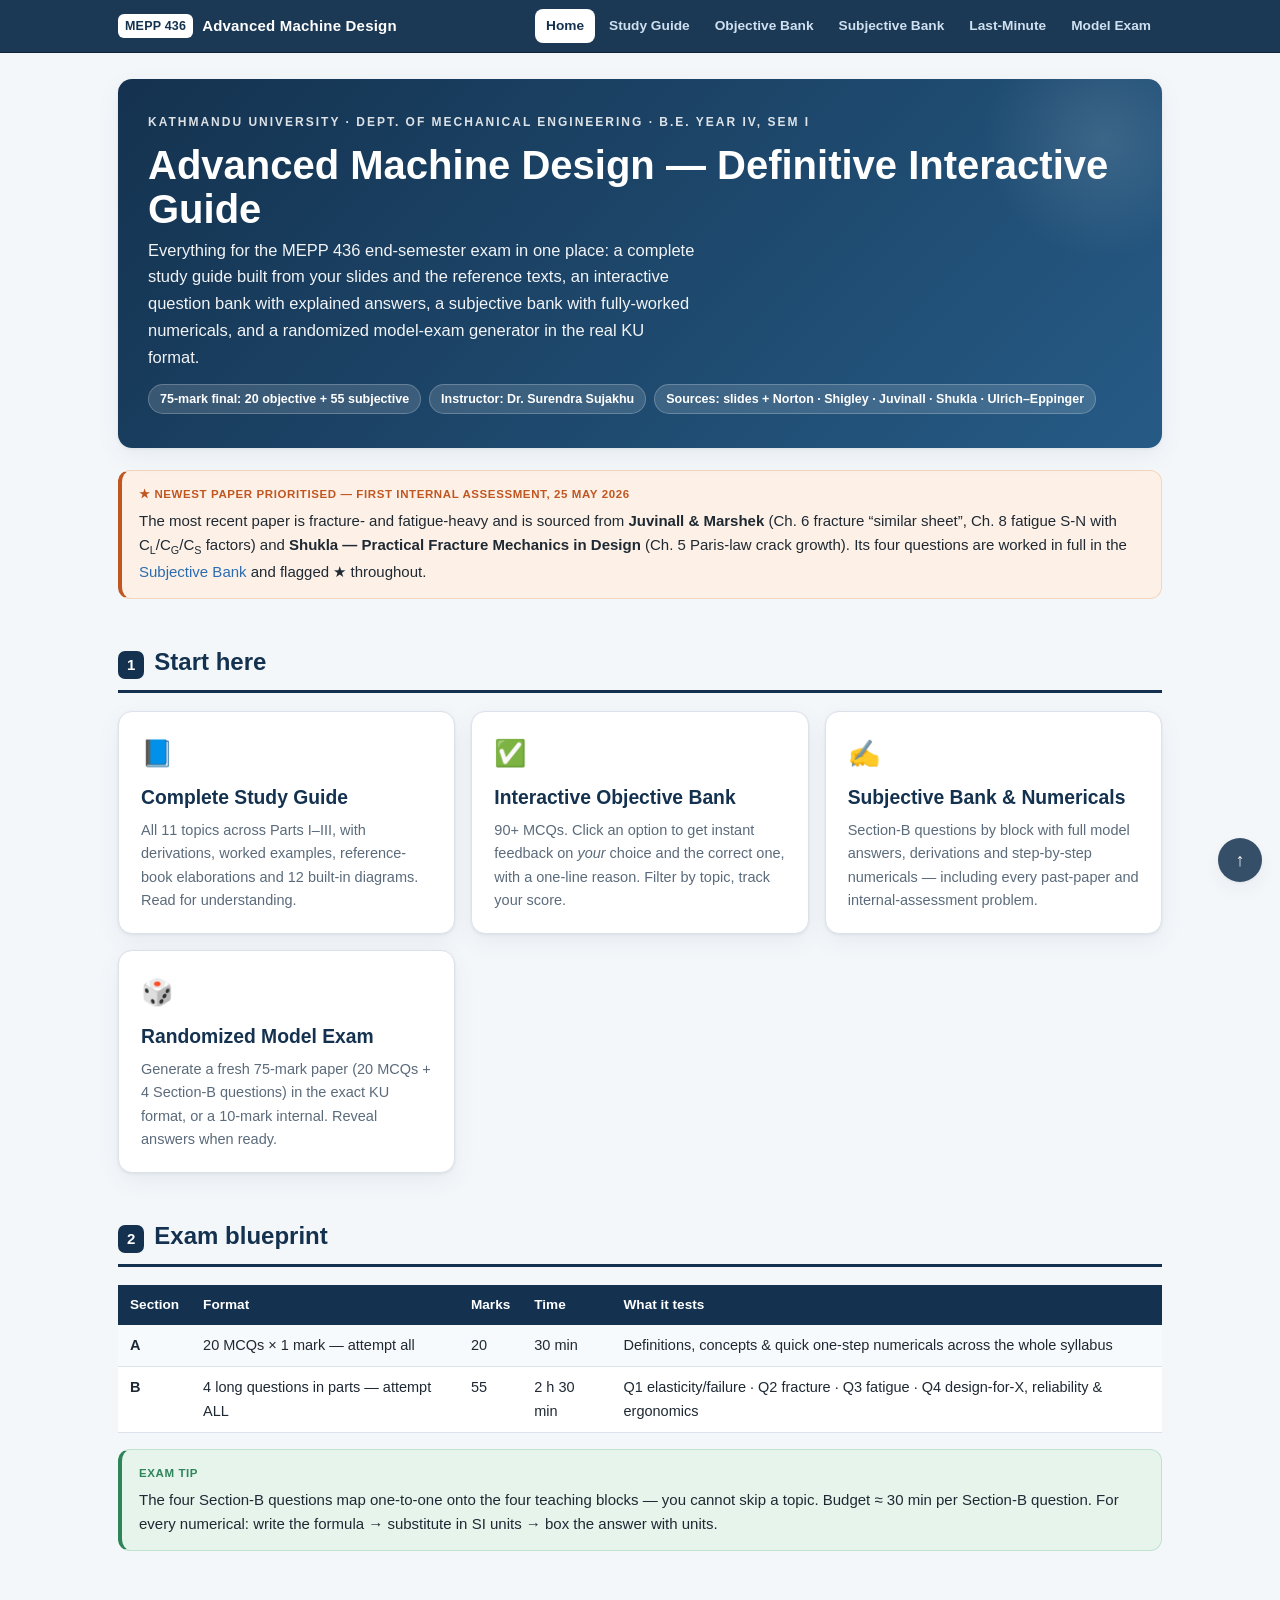
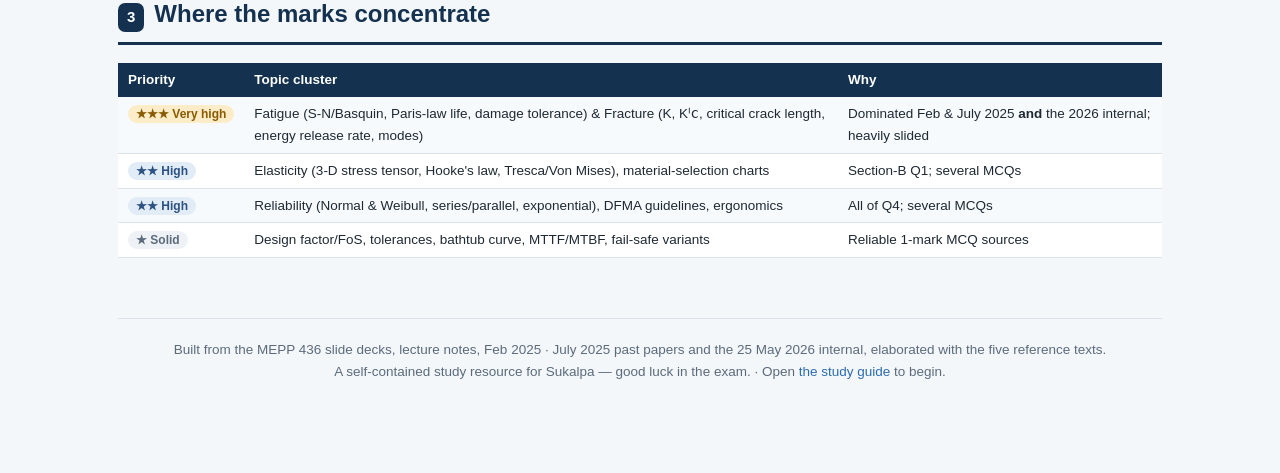
<file: index.html>
<!DOCTYPE html>
<html lang="en">
<head>
<meta charset="UTF-8">
<meta name="viewport" content="width=device-width, initial-scale=1.0">
<title>MEPP 436 · Definitive Interactive Guide</title>
<link rel="stylesheet" href="assets/style.css">
</head>
<body>
<header class="topbar"><div class="inner">
  <span class="brand"><span class="code">MEPP 436</span> Advanced Machine Design</span>
  <nav>
    <a href="index.html" class="active">Home</a>
    <a href="study-guide.html">Study Guide</a>
    <a href="objective-bank.html">Objective Bank</a>
    <a href="subjective-bank.html">Subjective Bank</a>
    <a href="last-minute-guide.html">Last-Minute</a>
    <a href="model-exam.html">Model Exam</a>
  </nav>
</div></header>

<main class="wrap">
  <section class="hero">
    <div class="kicker">Kathmandu University · Dept. of Mechanical Engineering · B.E. Year IV, Sem I</div>
    <h1>Advanced Machine Design — Definitive Interactive Guide</h1>
    <p>Everything for the MEPP&nbsp;436 end-semester exam in one place: a complete study guide built from your slides and the reference texts, an interactive question bank with explained answers, a subjective bank with fully-worked numericals, and a randomized model-exam generator in the real KU format.</p>
    <div class="meta">
      <span>75-mark final: 20 objective + 55 subjective</span>
      <span>Instructor: Dr. Surendra Sujakhu</span>
      <span>Sources: slides + Norton · Shigley · Juvinall · Shukla · Ulrich–Eppinger</span>
    </div>
  </section>

  <div class="box beyond" style="margin-top:22px">
    <span class="lbl">★ Newest paper prioritised — First Internal Assessment, 25 May 2026</span>
    The most recent paper is fracture- and fatigue-heavy and is sourced from <b>Juvinall &amp; Marshek</b> (Ch. 6 fracture “similar sheet”, Ch. 8 fatigue S-N with C<sub>L</sub>/C<sub>G</sub>/C<sub>S</sub> factors) and <b>Shukla — Practical Fracture Mechanics in Design</b> (Ch. 5 Paris-law crack growth). Its four questions are worked in full in the <a href="subjective-bank.html">Subjective Bank</a> and flagged ★ throughout.
  </div>

  <h2 class="sec"><span class="num">1</span> Start here</h2>
  <div class="grid cols-2">
    <a class="card navcard" href="study-guide.html">
      <div class="ic">📘</div><h3>Complete Study Guide</h3>
      <p>All 11 topics across Parts I–III, with derivations, worked examples, reference-book elaborations and 12 built-in diagrams. Read for understanding.</p>
    </a>
    <a class="card navcard" href="objective-bank.html">
      <div class="ic">✅</div><h3>Interactive Objective Bank</h3>
      <p>90+ MCQs. Click an option to get instant feedback on <i>your</i> choice and the correct one, with a one-line reason. Filter by topic, track your score.</p>
    </a>
    <a class="card navcard" href="subjective-bank.html">
      <div class="ic">✍️</div><h3>Subjective Bank &amp; Numericals</h3>
      <p>Section-B questions by block with full model answers, derivations and step-by-step numericals — including every past-paper and internal-assessment problem.</p>
    </a>
    <a class="card navcard" href="model-exam.html">
      <div class="ic">🎲</div><h3>Randomized Model Exam</h3>
      <p>Generate a fresh 75-mark paper (20 MCQs + 4 Section-B questions) in the exact KU format, or a 10-mark internal. Reveal answers when ready.</p>
    </a>
  </div>

  <h2 class="sec"><span class="num">2</span> Exam blueprint</h2>
  <div class="tbl-wrap"><table>
    <tr><th>Section</th><th>Format</th><th>Marks</th><th>Time</th><th>What it tests</th></tr>
    <tr><td><b>A</b></td><td>20 MCQs × 1 mark — attempt all</td><td>20</td><td>30 min</td><td>Definitions, concepts &amp; quick one-step numericals across the whole syllabus</td></tr>
    <tr><td><b>B</b></td><td>4 long questions in parts — attempt ALL</td><td>55</td><td>2 h 30 min</td><td>Q1 elasticity/failure · Q2 fracture · Q3 fatigue · Q4 design-for-X, reliability &amp; ergonomics</td></tr>
  </table></div>
  <div class="box tip"><span class="lbl">Exam tip</span>The four Section-B questions map one-to-one onto the four teaching blocks — you cannot skip a topic. Budget ≈ 30 min per Section-B question. For every numerical: write the formula → substitute in SI units → box the answer with units.</div>

  <h2 class="sec"><span class="num">3</span> Where the marks concentrate</h2>
  <div class="tbl-wrap"><table class="compact">
    <tr><th>Priority</th><th>Topic cluster</th><th>Why</th></tr>
    <tr><td><span class="pri p3">★★★ Very high</span></td><td>Fatigue (S-N/Basquin, Paris-law life, damage tolerance) &amp; Fracture (K, Kᴵᴄ, critical crack length, energy release rate, modes)</td><td>Dominated Feb &amp; July 2025 <b>and</b> the 2026 internal; heavily slided</td></tr>
    <tr><td><span class="pri p2">★★ High</span></td><td>Elasticity (3-D stress tensor, Hooke's law, Tresca/Von Mises), material-selection charts</td><td>Section-B Q1; several MCQs</td></tr>
    <tr><td><span class="pri p2">★★ High</span></td><td>Reliability (Normal &amp; Weibull, series/parallel, exponential), DFMA guidelines, ergonomics</td><td>All of Q4; several MCQs</td></tr>
    <tr><td><span class="pri p1">★ Solid</span></td><td>Design factor/FoS, tolerances, bathtub curve, MTTF/MTBF, fail-safe variants</td><td>Reliable 1-mark MCQ sources</td></tr>
  </table></div>

  <div class="footer">
    Built from the MEPP 436 slide decks, lecture notes, Feb 2025 · July 2025 past papers and the 25 May 2026 internal, elaborated with the five reference texts.<br>
    A self-contained study resource for Sukalpa — good luck in the exam. · Open <a href="study-guide.html">the study guide</a> to begin.
  </div>
</main>

<button class="back-top" onclick="scrollTo({top:0,behavior:'smooth'})" title="Back to top">↑</button>
</body>
</html>
</file>
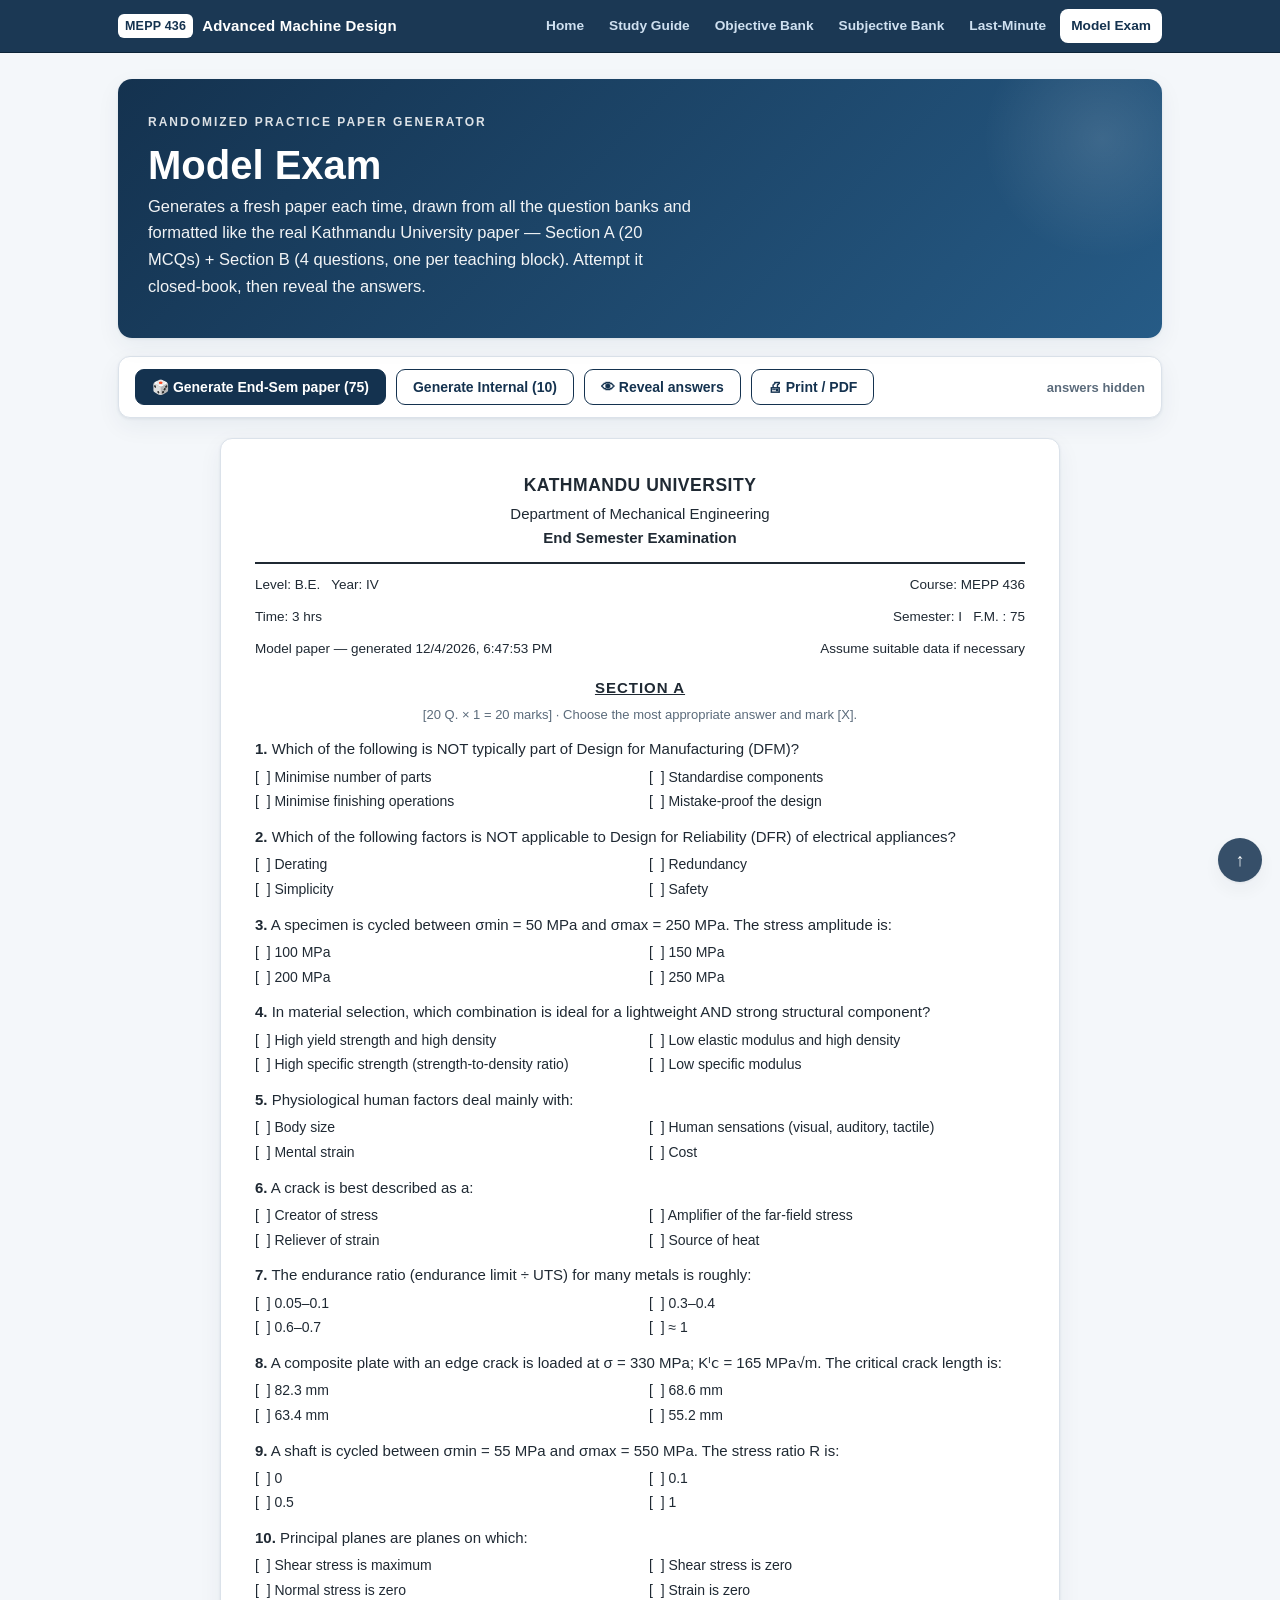
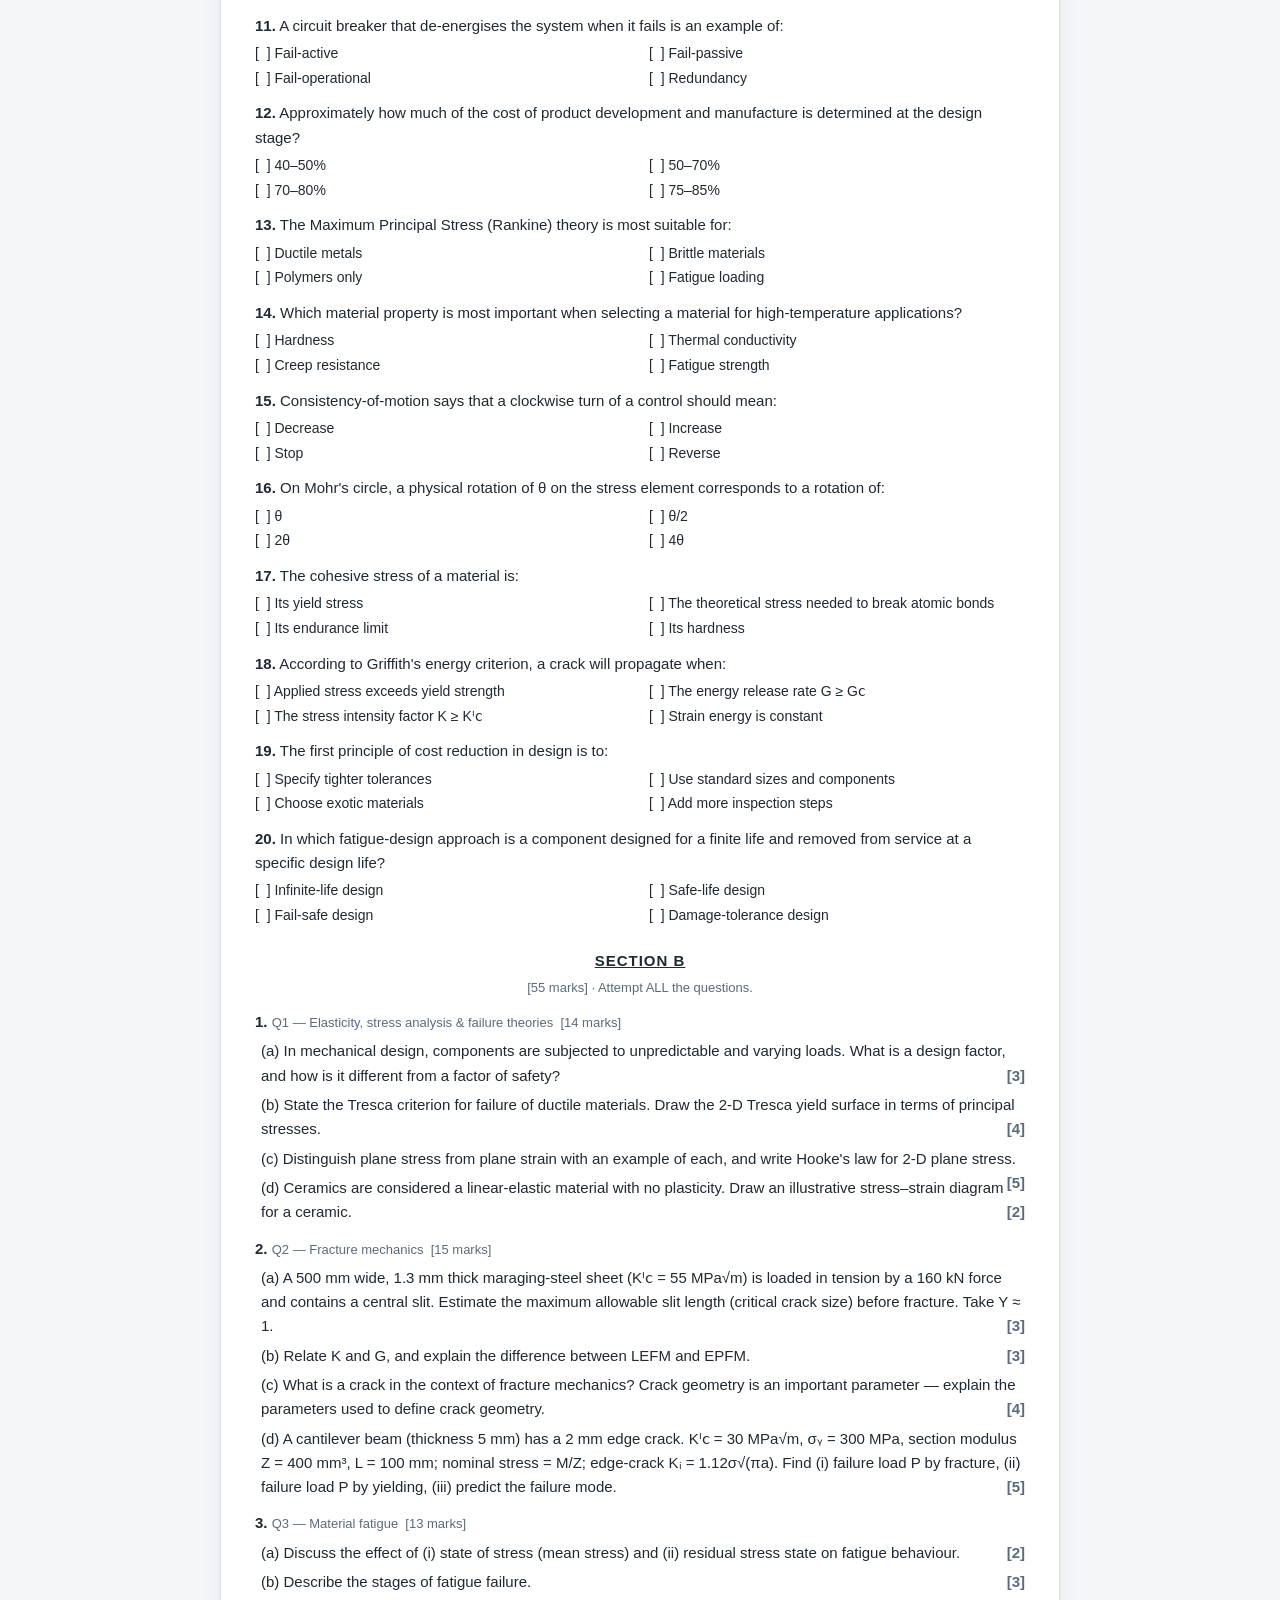
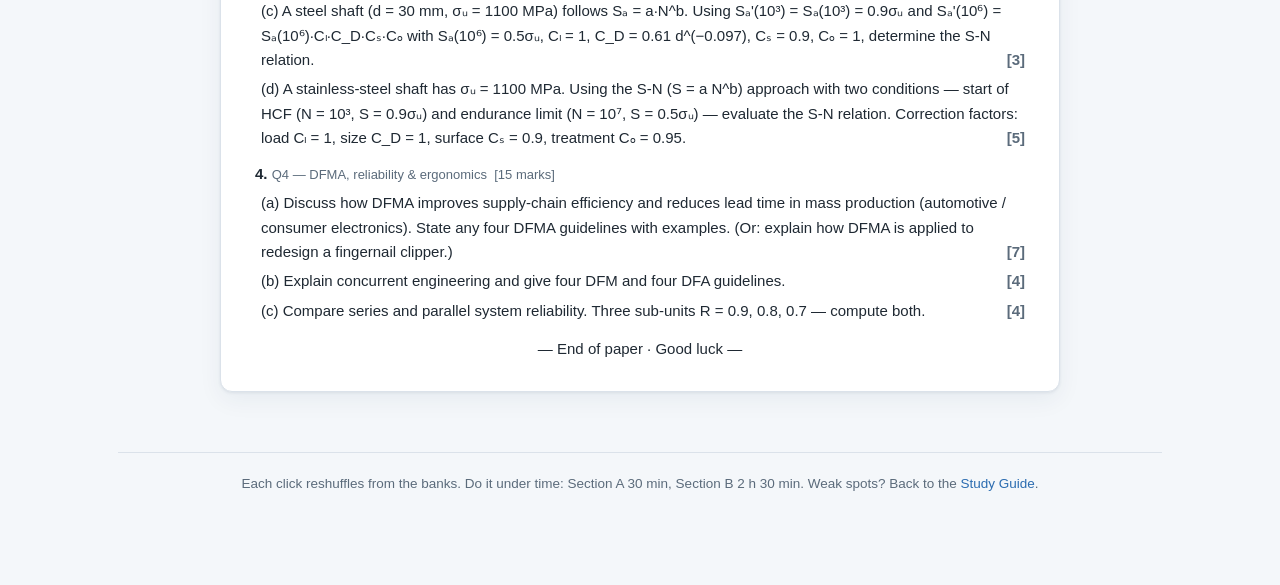
<file: model-exam.html>
<!DOCTYPE html>
<html lang="en">
<head>
<meta charset="UTF-8">
<meta name="viewport" content="width=device-width, initial-scale=1.0">
<title>Model Exam · MEPP 436</title>
<link rel="stylesheet" href="assets/style.css">
</head>
<body>
<header class="topbar"><div class="inner">
  <span class="brand"><span class="code">MEPP 436</span> Advanced Machine Design</span>
  <nav>
    <a href="index.html">Home</a>
    <a href="study-guide.html">Study Guide</a>
    <a href="objective-bank.html">Objective Bank</a>
    <a href="subjective-bank.html">Subjective Bank</a>
    <a href="last-minute-guide.html">Last-Minute</a>
    <a href="model-exam.html" class="active">Model Exam</a>
  </nav>
</div></header>

<main class="wrap">
  <section class="hero">
    <div class="kicker">Randomized practice paper generator</div>
    <h1>Model Exam</h1>
    <p>Generates a fresh paper each time, drawn from all the question banks and formatted like the real Kathmandu University paper — Section A (20 MCQs) + Section B (4 questions, one per teaching block). Attempt it closed-book, then reveal the answers.</p>
  </section>

  <div class="toolbar">
    <button class="btn" id="genFull">🎲 Generate End-Sem paper (75)</button>
    <button class="btn ghost" id="genInternal">Generate Internal (10)</button>
    <button class="btn ghost" id="toggleAns">👁 Reveal answers</button>
    <button class="btn ghost" id="printBtn">🖨 Print / PDF</button>
    <span class="counter small" id="stamp"></span>
  </div>

  <div id="paper"></div>

  <div class="footer">Each click reshuffles from the banks. Do it under time: Section A 30 min, Section B 2 h 30 min. Weak spots? Back to the <a href="study-guide.html">Study Guide</a>.</div>
</main>

<button class="back-top" onclick="scrollTo({top:0,behavior:'smooth'})" title="Back to top">↑</button>
<script src="assets/data.js"></script>
<script src="assets/slidefigs.js"></script>
<script src="assets/app.js"></script>
<script>
(function(){
  var paperEl=document.getElementById('paper');
  var stamp=document.getElementById('stamp');
  var showAns=false;

  function kuHead(kind,stampText){
    var m=window.PAPER_META;
    var fm = kind==='internal' ? 'F.M. : 10' : 'F.M. : 75';
    var t  = kind==='internal' ? 'Time: 1 hr' : 'Time: 3 hrs';
    var title = kind==='internal' ? 'First Internal Assessment' : 'End Semester Examination';
    return '<div class="ku-head"><h3>KATHMANDU UNIVERSITY</h3>'+
      '<div>Department of Mechanical Engineering</div>'+
      '<div><b>'+title+'</b></div></div>'+
      '<div class="ku-row"><span>Level: B.E. &nbsp; Year: IV</span><span>Course: MEPP 436</span></div>'+
      '<div class="ku-row"><span>'+t+'</span><span>Semester: I &nbsp; '+fm+'</span></div>'+
      '<div class="ku-row"><span>Model paper — generated '+stampText+'</span><span>Assume suitable data if necessary</span></div>';
  }

  function mcqBlock(list){
    var html='<div class="sec-title">SECTION A</div>'+
      '<div class="small" style="text-align:center;margin-bottom:8px">[20 Q. × 1 = 20 marks] · Choose the most appropriate answer and mark [X].</div>';
    list.forEach(function(q,i){
      html+='<div class="mcq"><div><b>'+(i+1)+'.</b> '+q.q+'</div><div class="opts">';
      q.opts.forEach(function(o,oi){
        var mark = (showAns && oi===q.correct) ? '[<b style="color:#2f855a">X</b>]' : '[ &nbsp;]';
        var style = (showAns && oi===q.correct) ? ' style="color:#22543d;font-weight:600"' : '';
        html+='<div'+style+'>'+mark+' '+o+'</div>';
      });
      html+='</div>';
      html+='<div class="reveal-ans'+(showAns?' show':'')+'"><b>Ans: '+'ABCD'[q.correct]+'.</b> '+q.reason+'</div>';
      html+='</div>';
    });
    return html;
  }

  function sectionB(qs){
    var html='<div class="sec-title" style="margin-top:22px">SECTION B</div>'+
      '<div class="small" style="text-align:center;margin-bottom:8px">[55 marks] · Attempt ALL the questions.</div>';
    qs.forEach(function(q,i){
      html+='<div class="qrow"><b>'+(i+1)+'.</b> <span class="small" style="color:#5b6b7b">'+q.label+' &nbsp;['+q.total+' marks]</span>';
      q.parts.forEach(function(p,pi){
        html+='<div class="part">('+'abcdef'[pi]+') '+p.q+' <span class="mk">['+p.marks+']</span>'+
          '<div class="reveal-ans'+(showAns?' show':'')+'">'+
          (p.src?'<div style="color:#6b46c1;font-size:12.5px;margin-bottom:4px">Source: '+p.src+'</div>':'')+
          window.expandFigs(p.sol)+'</div></div>';
      });
      html+='</div>';
    });
    return html;
  }

  function internalPaper(paper){
    var parts=paper.parts;
    var html='<div class="paper'+(showAns?' answers':'')+'">'+kuHead('internal',paper.stamp);
    html+='<div class="small" style="text-align:center;margin:6px 0">Date: 25 May 2026 · reconstructed · fracture + fatigue (Juvinall &amp; Marshek · Shukla)</div>';
    parts.forEach(function(p,i){
      html+='<div class="qrow"><b>Q'+(i+1)+'.</b> '+p.q+' <span class="mk">['+p.marks+']</span>'+
        '<div class="reveal-ans'+(showAns?' show':'')+'">'+
        (p.src?'<div style="color:#6b46c1;font-size:12.5px;margin-bottom:4px">Source: '+p.src+'</div>':'')+
        window.expandFigs(p.sol)+'</div></div>';
    });
    html+='<div style="text-align:center;margin-top:14px">Best of Luck!</div></div>';
    return html;
  }

  function fullPaper(paper){
    var html='<div class="paper'+(showAns?' answers':'')+'">'+kuHead('full',paper.stamp)+
      mcqBlock(paper.a)+sectionB(paper.b)+
      '<div style="text-align:center;margin-top:14px">— End of paper · Good luck —</div></div>';
    return html;
  }

  // Cache the generated paper so revealing answers does NOT reshuffle questions.
  var current=null;

  function generate(mode){
    var stampText=new Date().toLocaleString();
    if(mode==='internal'){
      var ids=window.INTERNAL_META.parts;
      var parts=ids.map(function(id){return window.PARTS.find(function(p){return p.id===id;});}).filter(Boolean);
      current={mode:'internal',stamp:stampText,parts:parts};
    }else{
      current={mode:'full',stamp:stampText,a:window.buildSectionA(),b:window.buildSectionB()};
    }
  }

  function render(){
    if(!current) generate('full');
    paperEl.innerHTML = (current.mode==='internal') ? internalPaper(current) : fullPaper(current);
    stamp.textContent = showAns ? 'answers shown' : 'answers hidden';
  }
  document.getElementById('genFull').addEventListener('click',function(){showAns=false;generate('full');render();scrollTo({top:0,behavior:'smooth'});});
  document.getElementById('genInternal').addEventListener('click',function(){showAns=false;generate('internal');render();scrollTo({top:0,behavior:'smooth'});});
  document.getElementById('toggleAns').addEventListener('click',function(){showAns=!showAns;render();});
  document.getElementById('printBtn').addEventListener('click',function(){window.print();});
  render();
})();
</script>
</body>
</html>
</file>
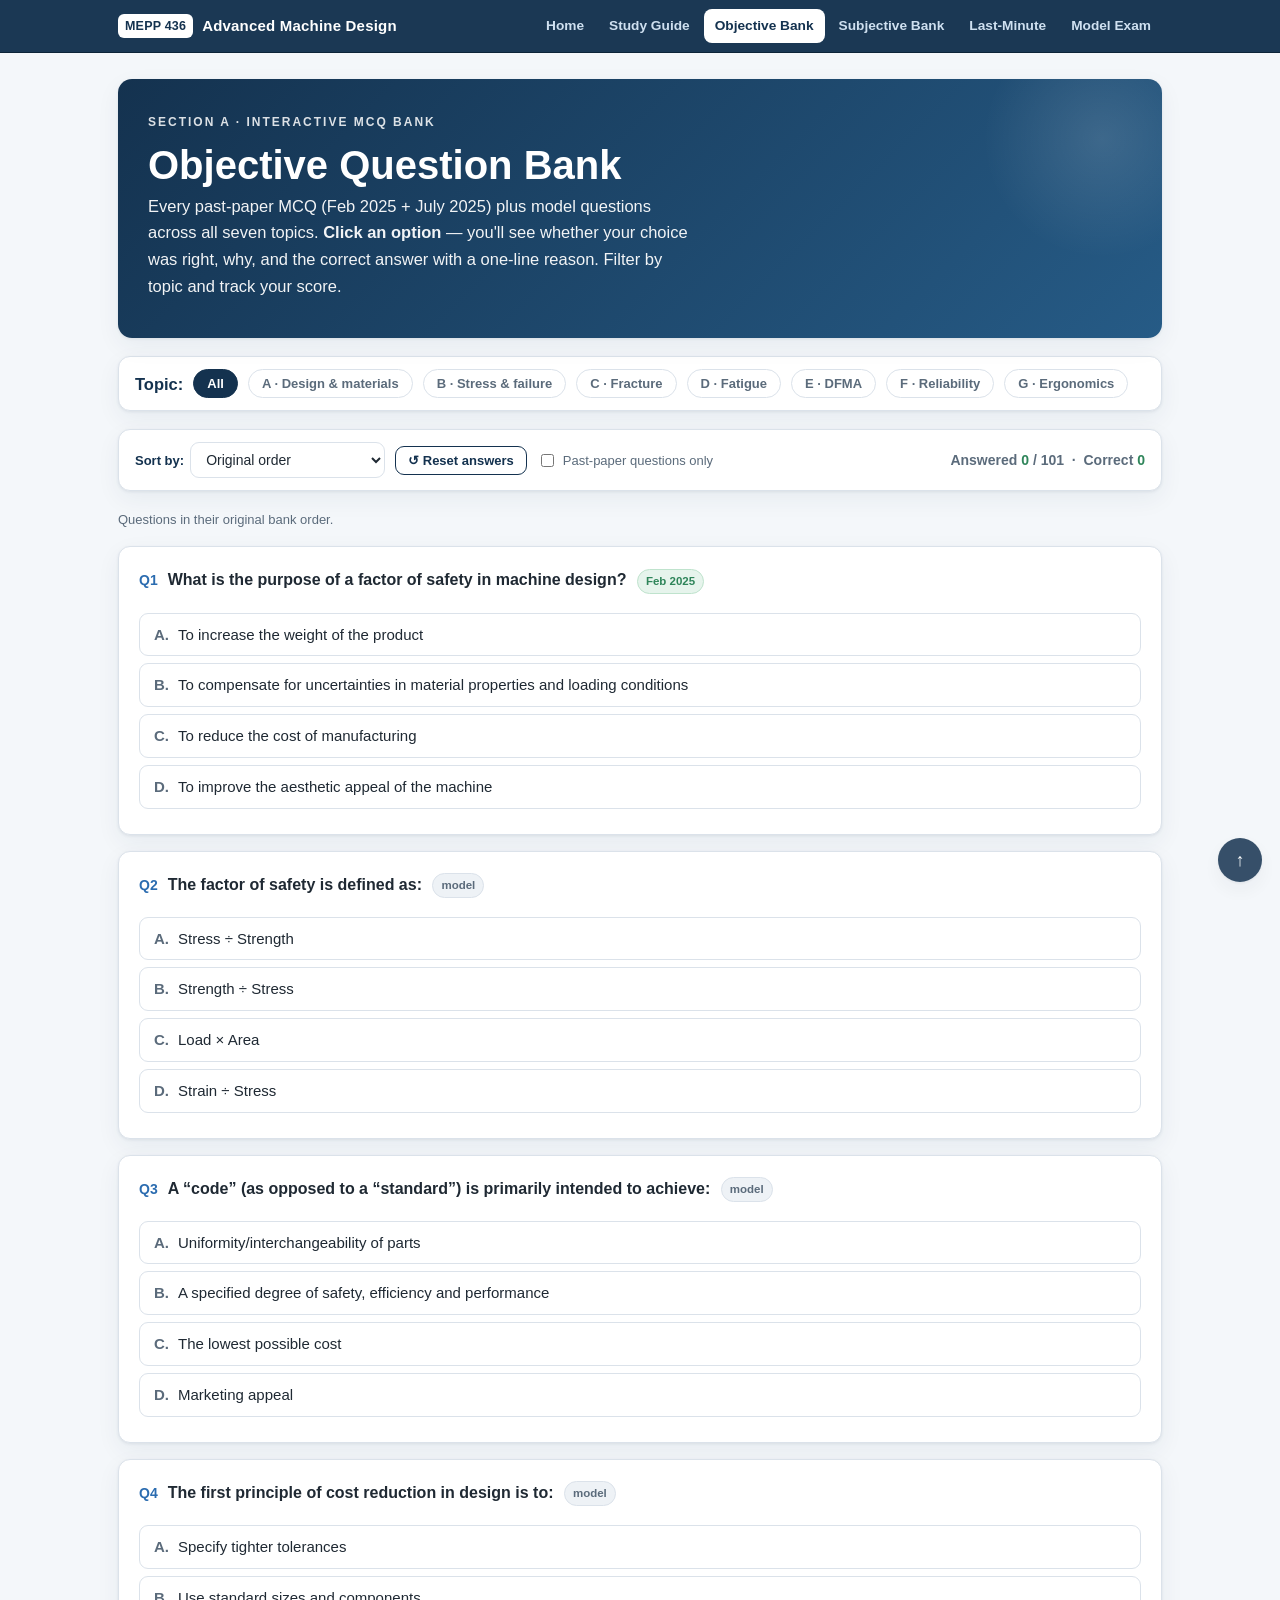
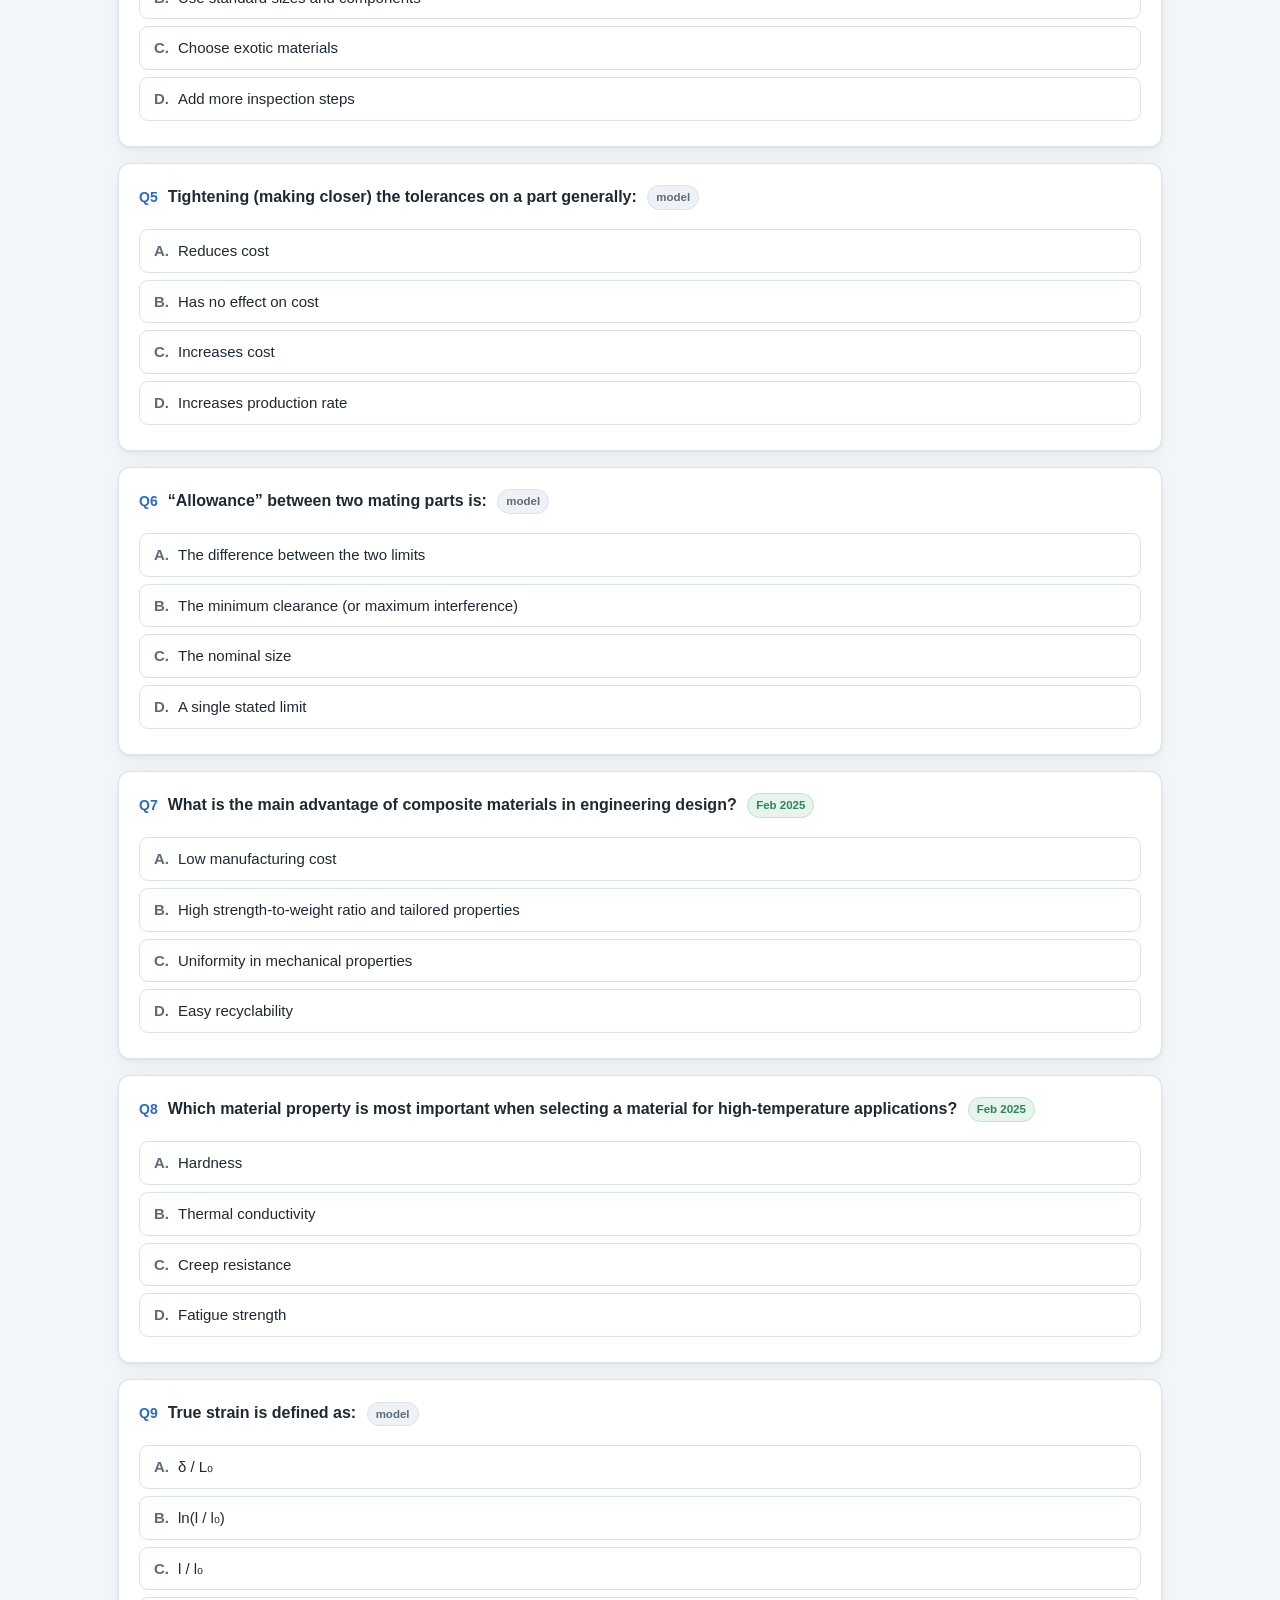
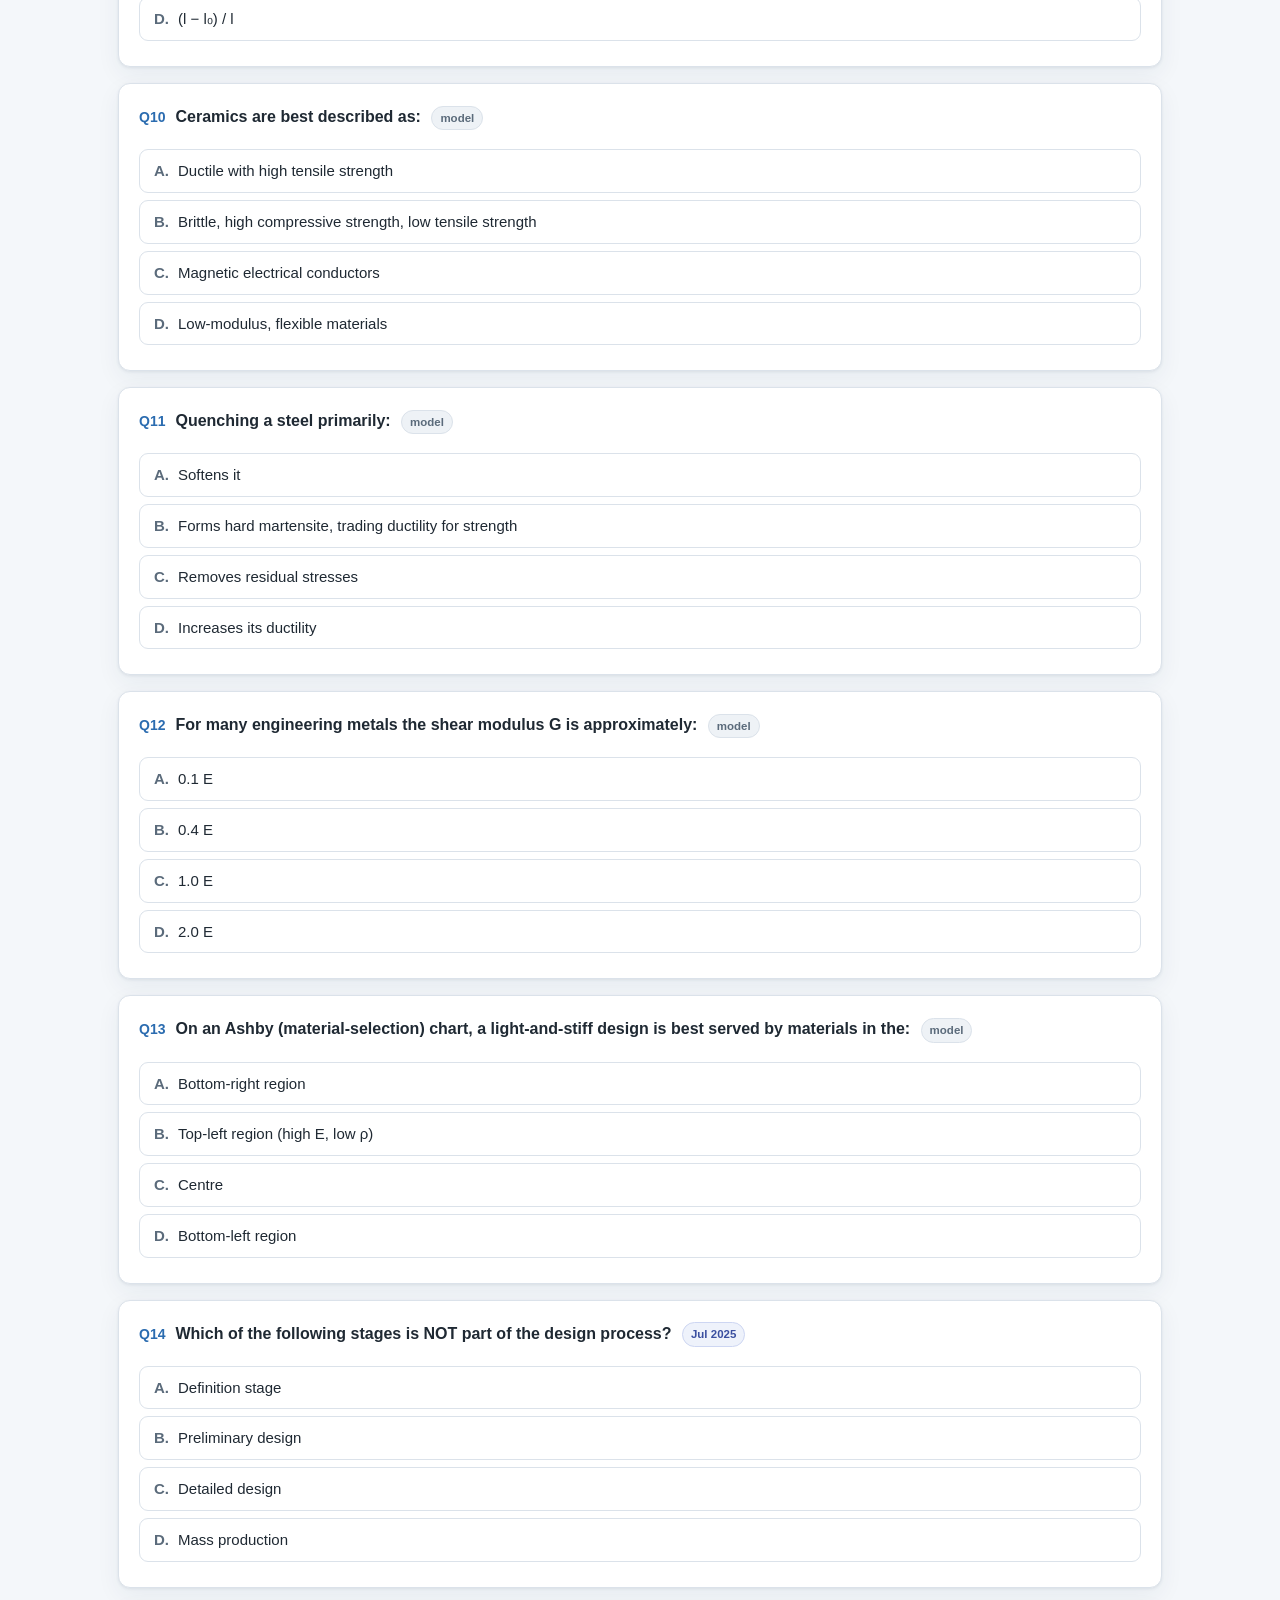
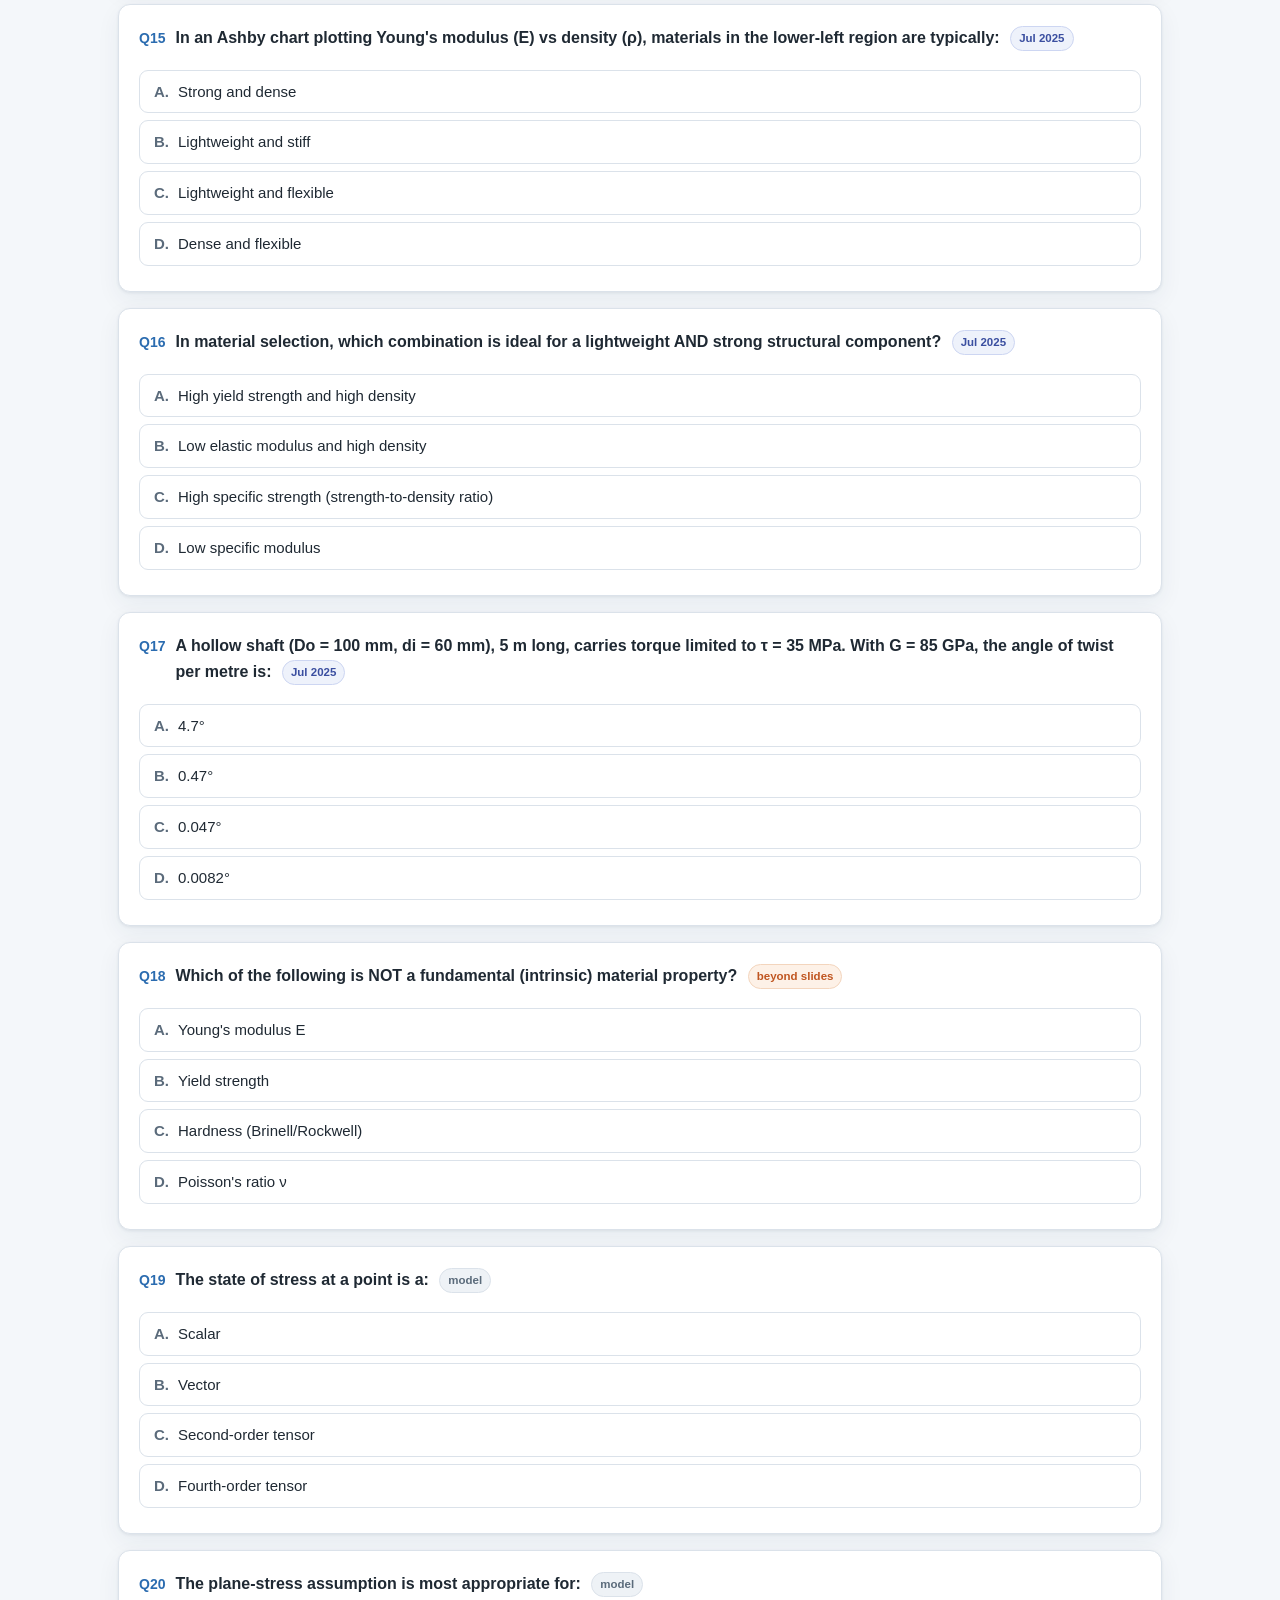
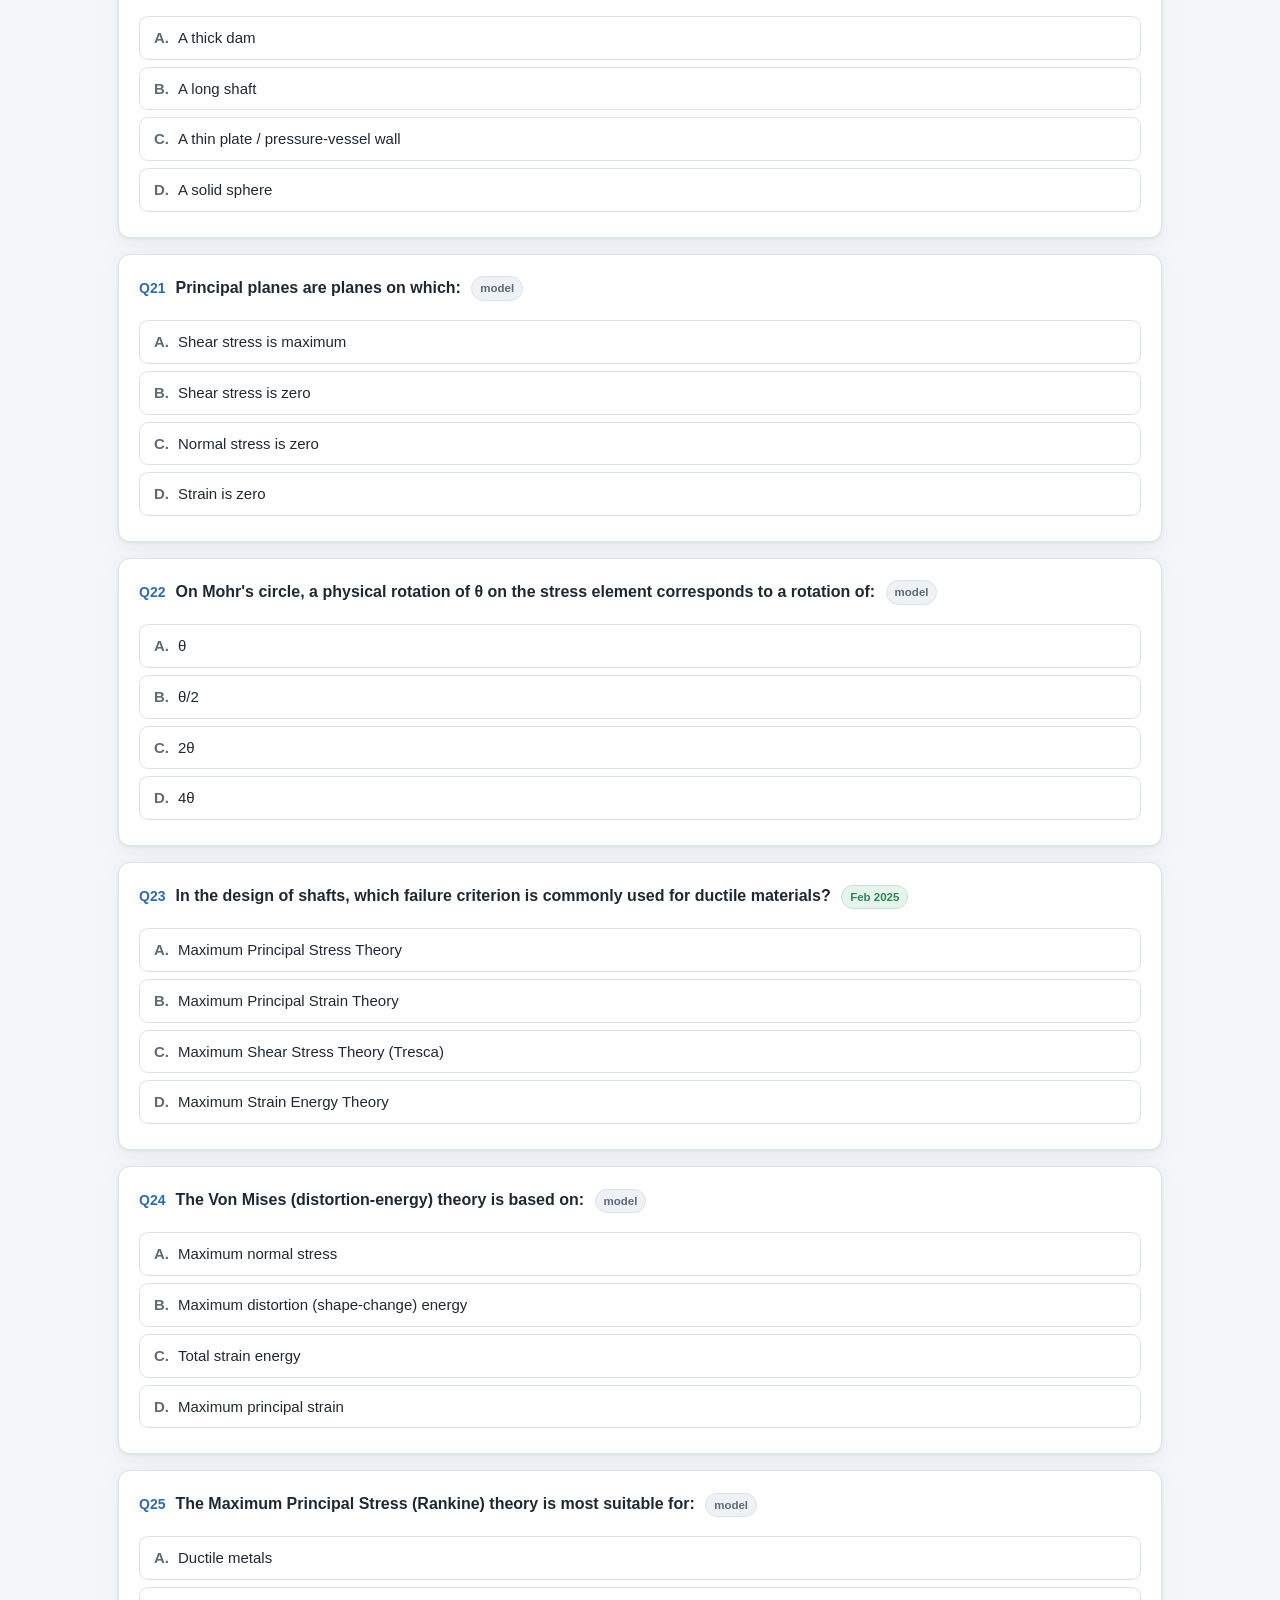
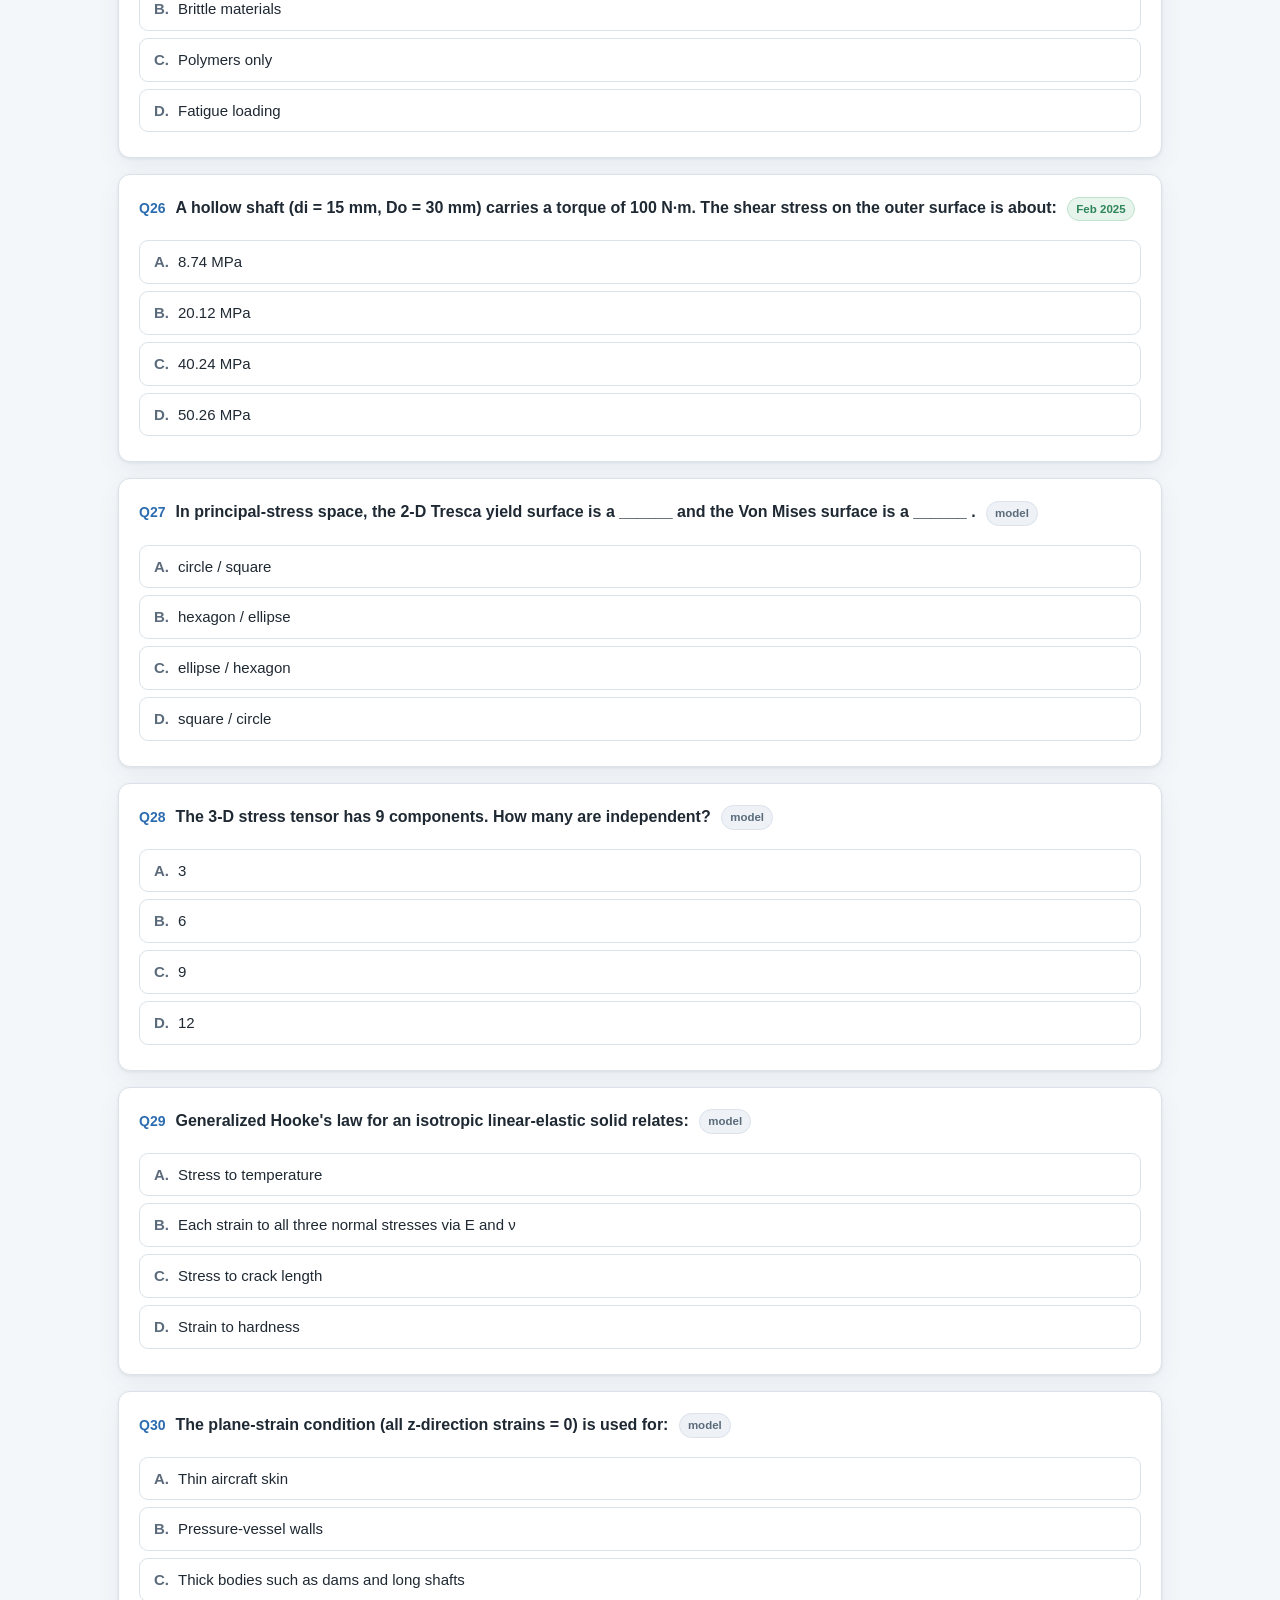
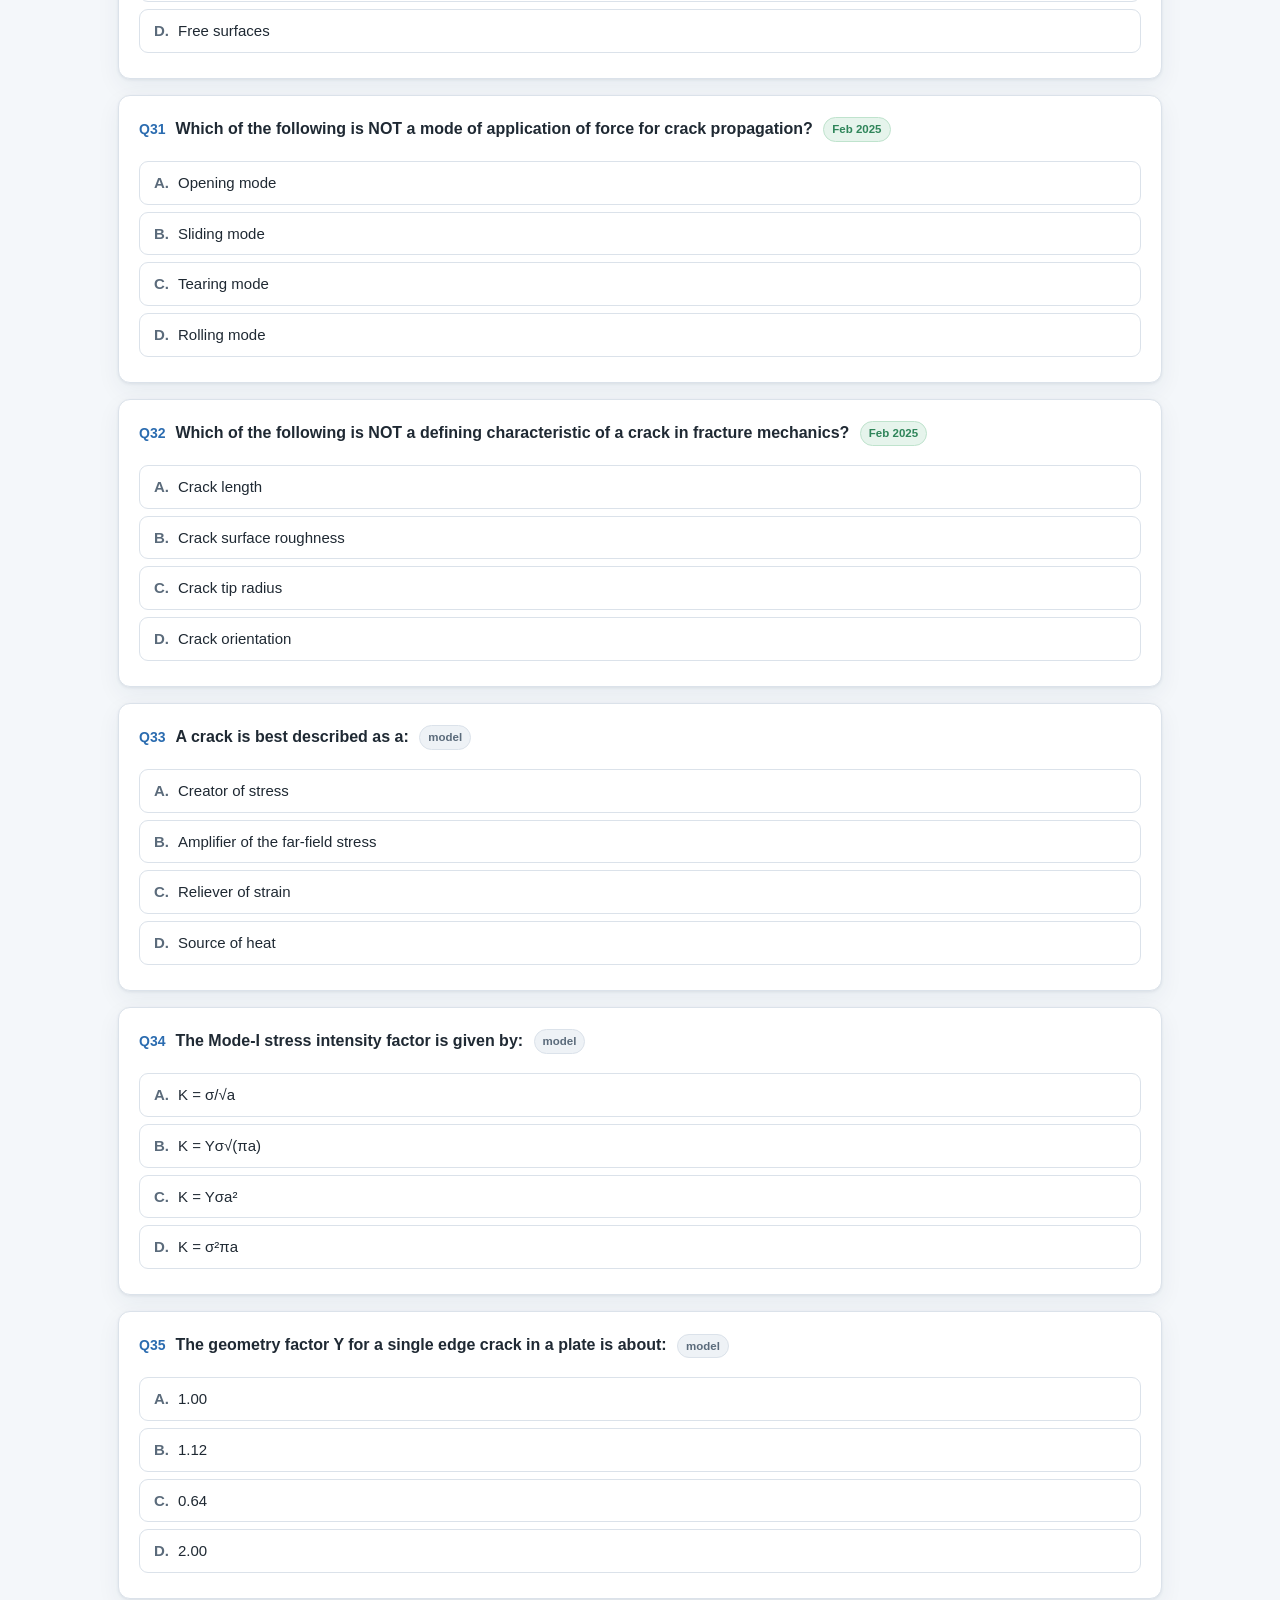
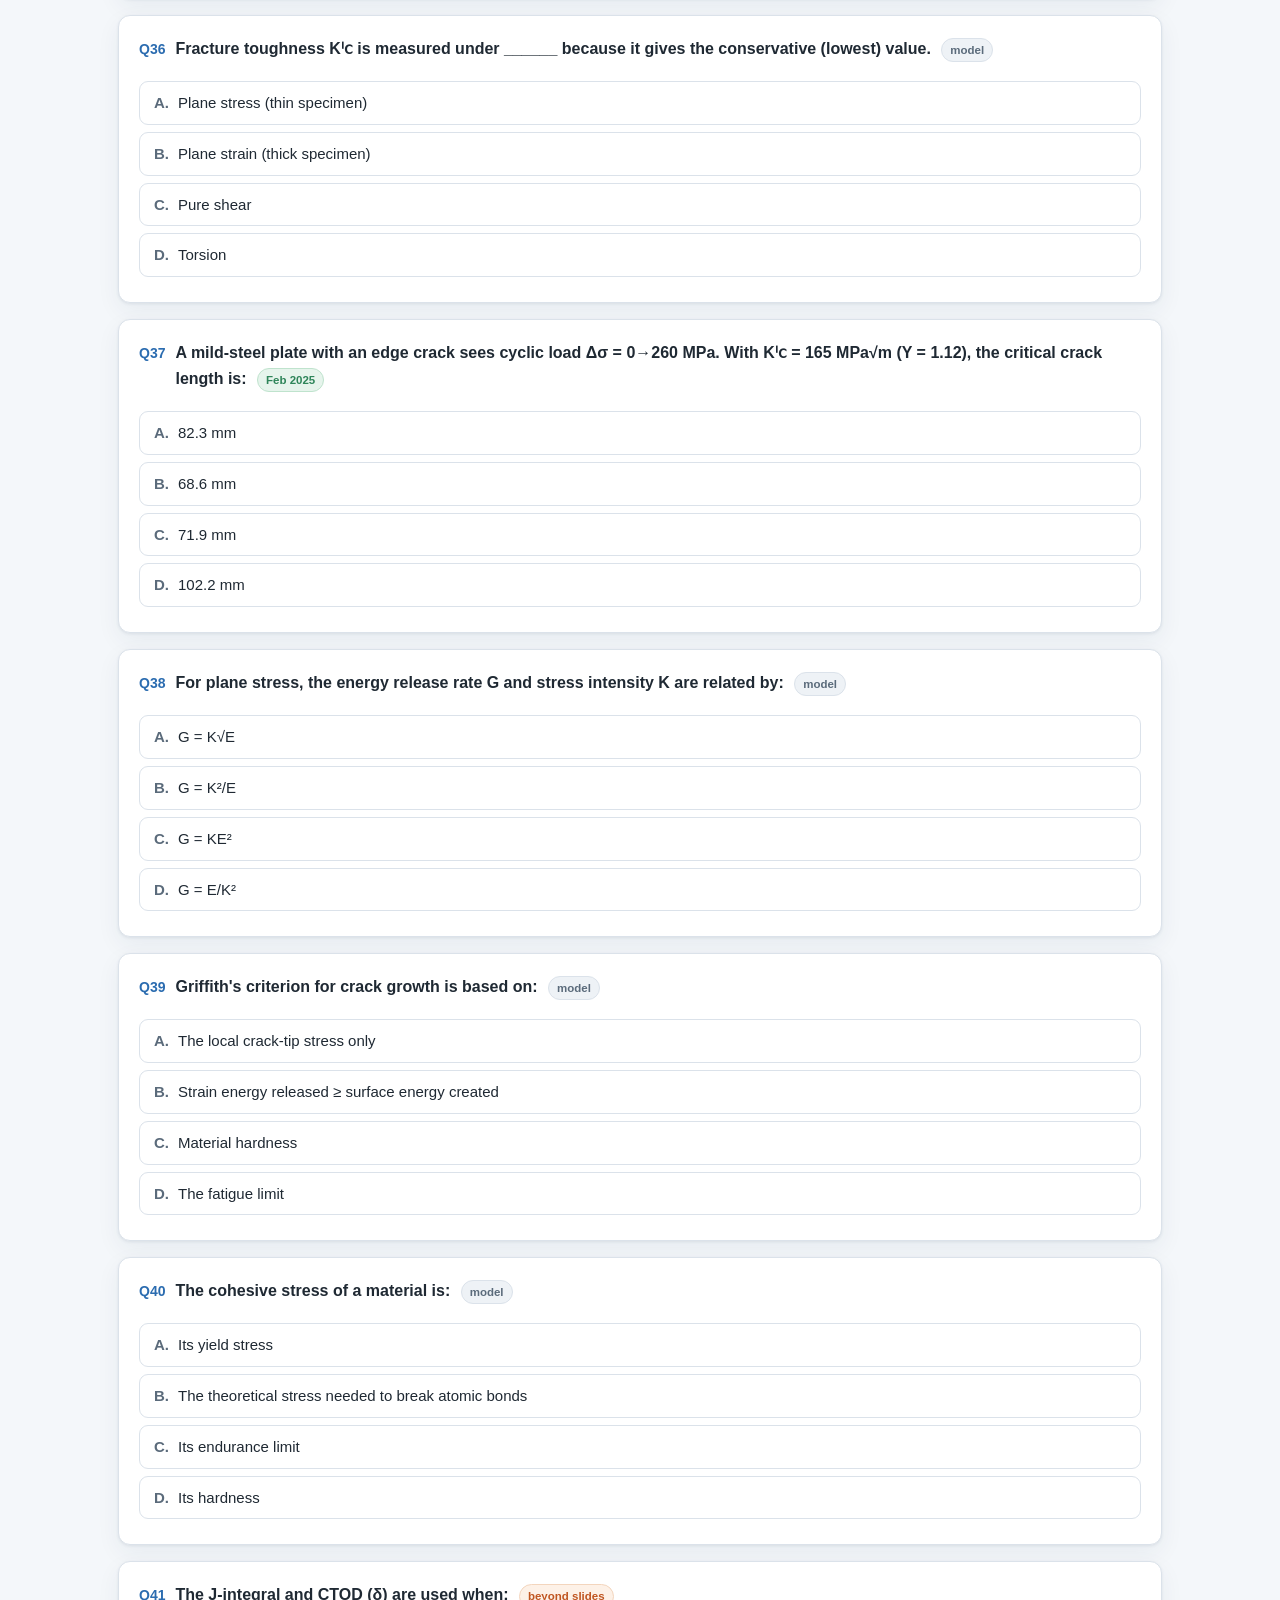
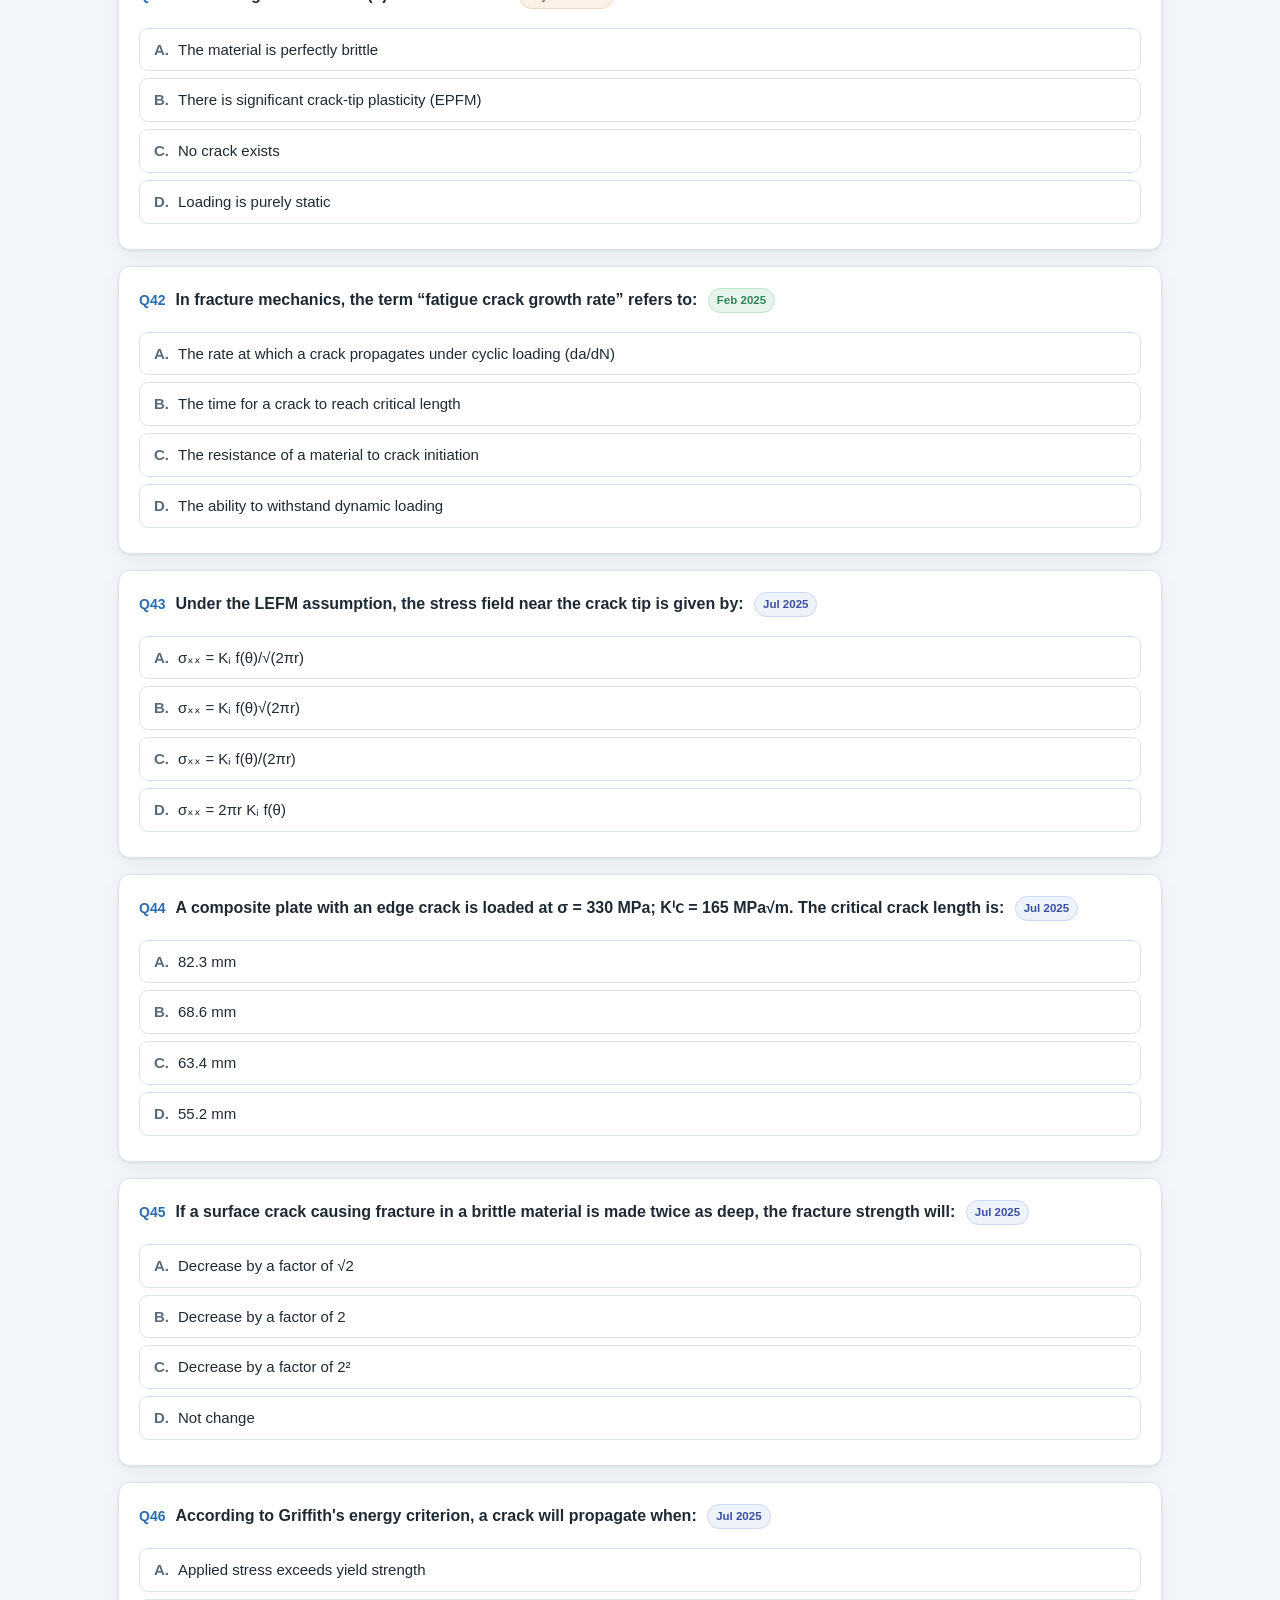
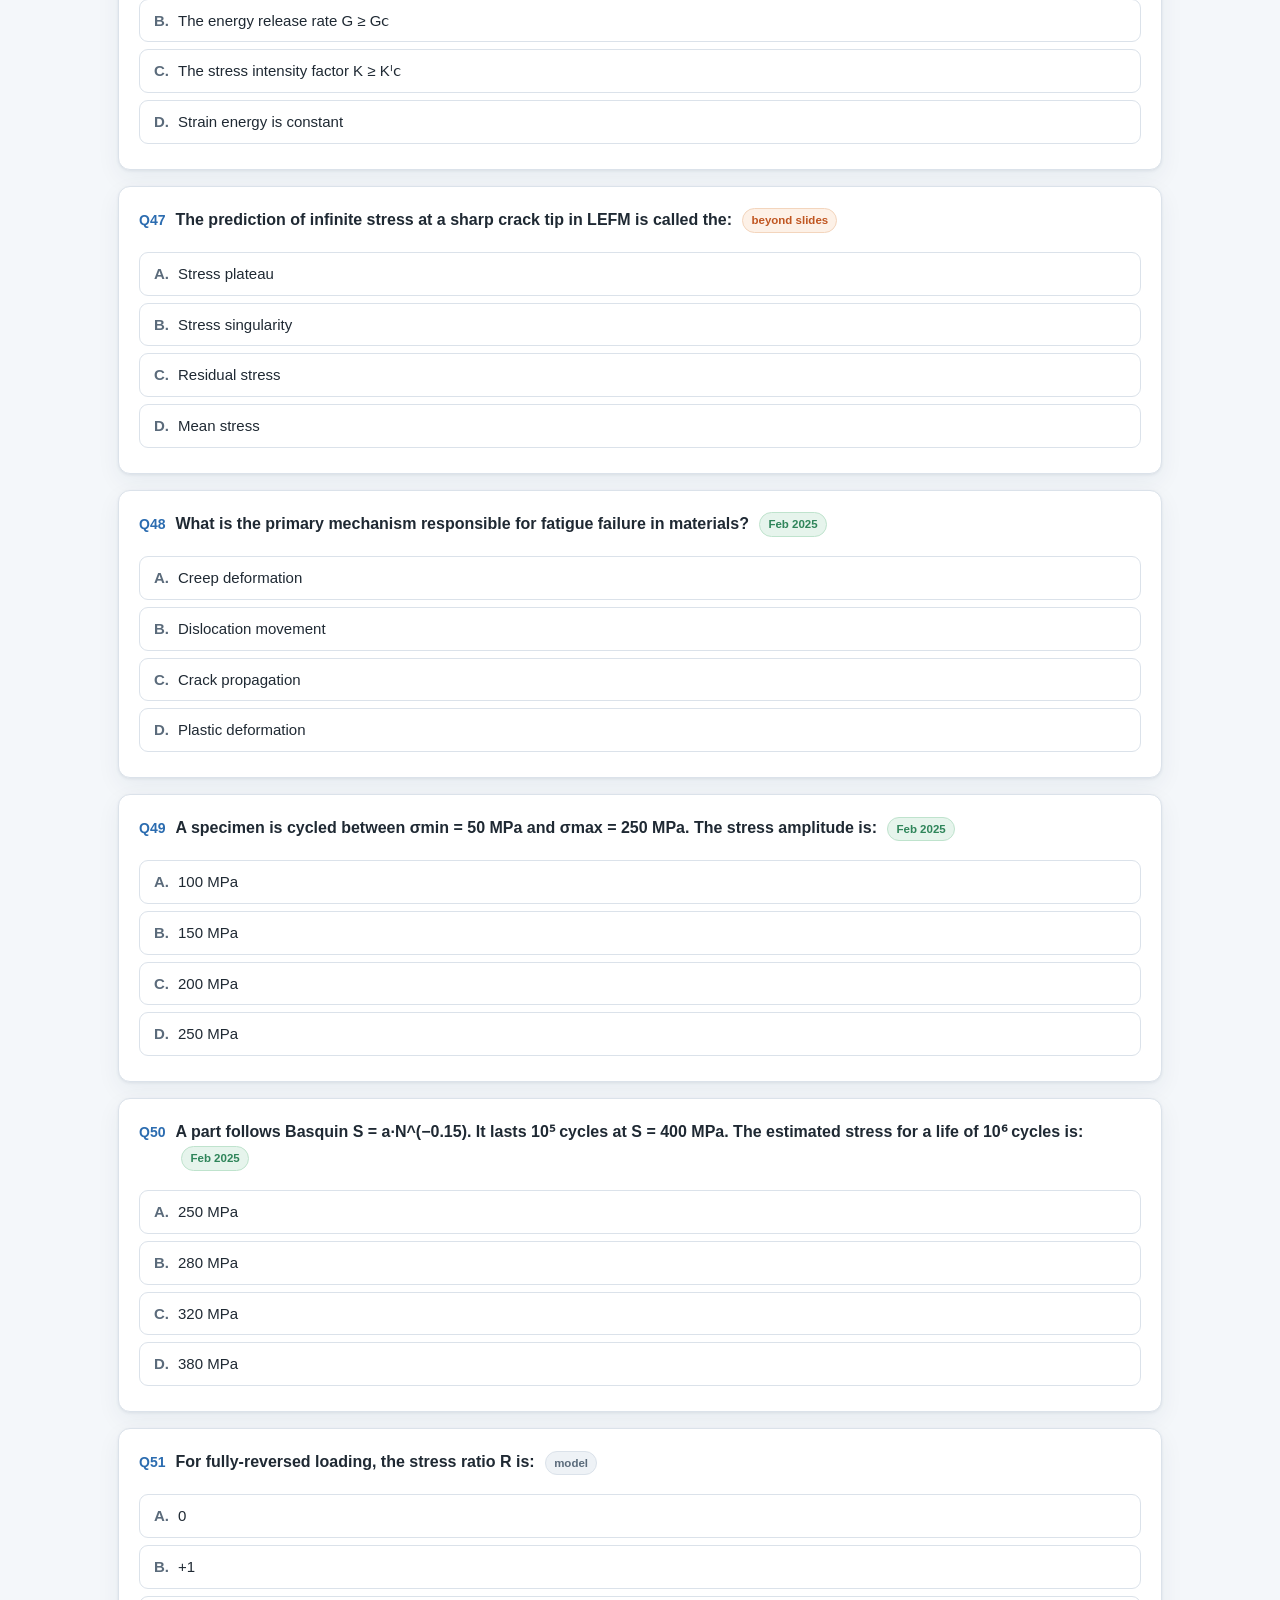
<file: objective-bank.html>
<!DOCTYPE html>
<html lang="en">
<head>
<meta charset="UTF-8">
<meta name="viewport" content="width=device-width, initial-scale=1.0">
<title>Objective Bank · MEPP 436</title>
<link rel="stylesheet" href="assets/style.css">
</head>
<body>
<header class="topbar"><div class="inner">
  <span class="brand"><span class="code">MEPP 436</span> Advanced Machine Design</span>
  <nav>
    <a href="index.html">Home</a>
    <a href="study-guide.html">Study Guide</a>
    <a href="objective-bank.html" class="active">Objective Bank</a>
    <a href="subjective-bank.html">Subjective Bank</a>
    <a href="last-minute-guide.html">Last-Minute</a>
    <a href="model-exam.html">Model Exam</a>
  </nav>
</div></header>

<main class="wrap">
  <section class="hero">
    <div class="kicker">Section A · Interactive MCQ Bank</div>
    <h1>Objective Question Bank</h1>
    <p>Every past-paper MCQ (Feb 2025 + July 2025) plus model questions across all seven topics. <b>Click an option</b> — you'll see whether your choice was right, why, and the correct answer with a one-line reason. Filter by topic and track your score.</p>
  </section>

  <div class="toolbar">
    <span style="font-weight:700;color:var(--navy)">Topic:</span>
    <button class="filterbtn on" data-b="ALL">All</button>
    <button class="filterbtn" data-b="A">A · Design &amp; materials</button>
    <button class="filterbtn" data-b="B">B · Stress &amp; failure</button>
    <button class="filterbtn" data-b="C">C · Fracture</button>
    <button class="filterbtn" data-b="D">D · Fatigue</button>
    <button class="filterbtn" data-b="E">E · DFMA</button>
    <button class="filterbtn" data-b="F">F · Reliability</button>
    <button class="filterbtn" data-b="G">G · Ergonomics</button>
  </div>
  <div class="toolbar">
    <label class="small" style="display:flex;align-items:center;gap:6px;font-weight:700;color:var(--navy)">Sort by:
      <select id="sortSel">
        <option value="orig">Original order</option>
        <option value="likely">★ Most likely to come</option>
        <option value="repeated">🔁 Most repeated topics</option>
        <option value="shuffle">🔀 Shuffle</option>
      </select>
    </label>
    <button class="btn sm ghost" id="resetBtn">↺ Reset answers</button>
    <label class="small" style="display:flex;align-items:center;gap:6px"><input type="checkbox" id="seenOnly"> Past-paper questions only</label>
    <span class="counter scorebar" id="score"></span>
  </div>
  <p class="small" id="sortNote" style="margin:2px 0 10px;color:var(--muted)"></p>

  <div id="bank"></div>

  <div class="footer">Tip: a wrong answer is worth more than a right one — read the reason, then re-test with <b>Shuffle</b>. Ready for full papers? Try the <a href="model-exam.html">Model Exam</a>.</div>
</main>

<button class="back-top" onclick="scrollTo({top:0,behavior:'smooth'})" title="Back to top">↑</button>
<script src="assets/data.js"></script>
<script src="assets/app.js"></script>
<script>
(function(){
  var bank=document.getElementById('bank');
  var score=document.getElementById('score');
  var note=document.getElementById('sortNote');
  var curBlock='ALL', sortMode='orig', seenOnly=false;

  // --- ranking signals derived from the real data (no per-question guesses) ---
  var PAST={feb25:1,jul25:1};                       // questions that actually appeared in a past paper
  var TAGW={feb25:100,jul25:100,model:40,out:10};   // source weight
  var blockFreq={};                                  // how many past-paper Qs fall in each topic block
  window.OBJECTIVE.forEach(function(q){ if(PAST[q.tag]) blockFreq[q.block]=(blockFreq[q.block]||0)+1; });
  function likelihood(q){ return (TAGW[q.tag]||30) + (blockFreq[q.block]||0); }        // real exam Qs + hot topics first
  function repeatScore(q){ return (blockFreq[q.block]||0)*100 + (PAST[q.tag]?50:0) + (TAGW[q.tag]||30); } // most-tested topics clustered

  var NOTES={
    orig:'Questions in their original bank order.',
    likely:'★ Ranked so real past-paper questions (Feb 2025 / July 2025) and the most-tested topics rise to the top — study these first.',
    repeated:'🔁 Grouped so the most-repeated exam topics come first, with past-paper questions ahead of model ones. Chips show each question’s source.',
    shuffle:'🔀 Randomised each time — good for a mock drill.'
  };

  function bySort(list){
    var arr=list.slice();
    if(sortMode==='shuffle') return window.U.shuffle(arr);
    if(sortMode==='likely')  return arr.sort(function(a,b){return likelihood(b)-likelihood(a);});
    if(sortMode==='repeated')return arr.sort(function(a,b){return repeatScore(b)-repeatScore(a);});
    return arr; // original order
  }
  function current(){
    var list=window.OBJECTIVE.slice();
    if(curBlock!=='ALL') list=list.filter(q=>q.block===curBlock);
    if(seenOnly) list=list.filter(q=>q.tag==='feb25'||q.tag==='jul25');
    return bySort(list);
  }
  function draw(){ note.textContent=NOTES[sortMode]||''; window.renderObjective(bank, current(), {scoreEl:score}); }
  document.querySelectorAll('.filterbtn').forEach(function(b){
    b.addEventListener('click',function(){
      document.querySelectorAll('.filterbtn').forEach(x=>x.classList.remove('on'));
      b.classList.add('on'); curBlock=b.dataset.b; draw();
    });
  });
  document.getElementById('sortSel').addEventListener('change',function(e){sortMode=e.target.value;draw();});
  document.getElementById('resetBtn').addEventListener('click',draw);
  document.getElementById('seenOnly').addEventListener('change',function(e){seenOnly=e.target.checked;draw();});
  draw();
})();
</script>
</body>
</html>
</file>
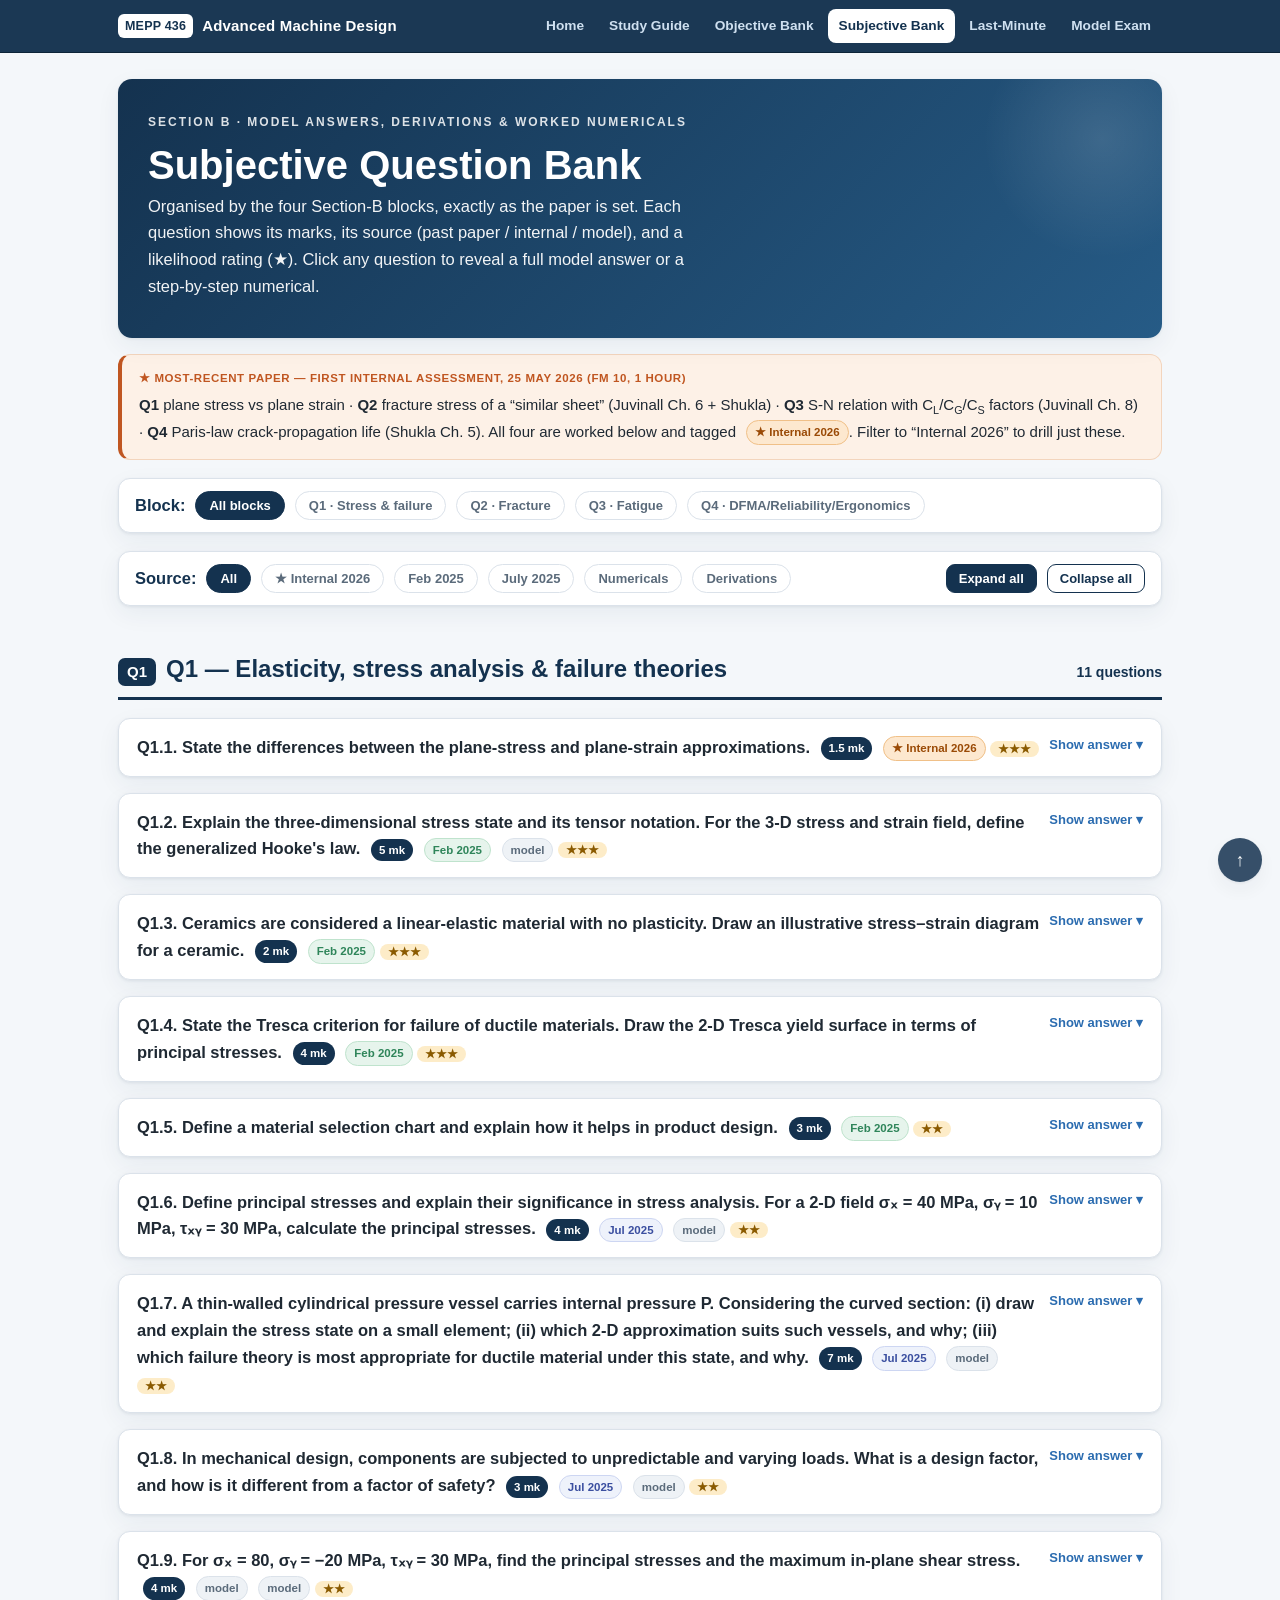
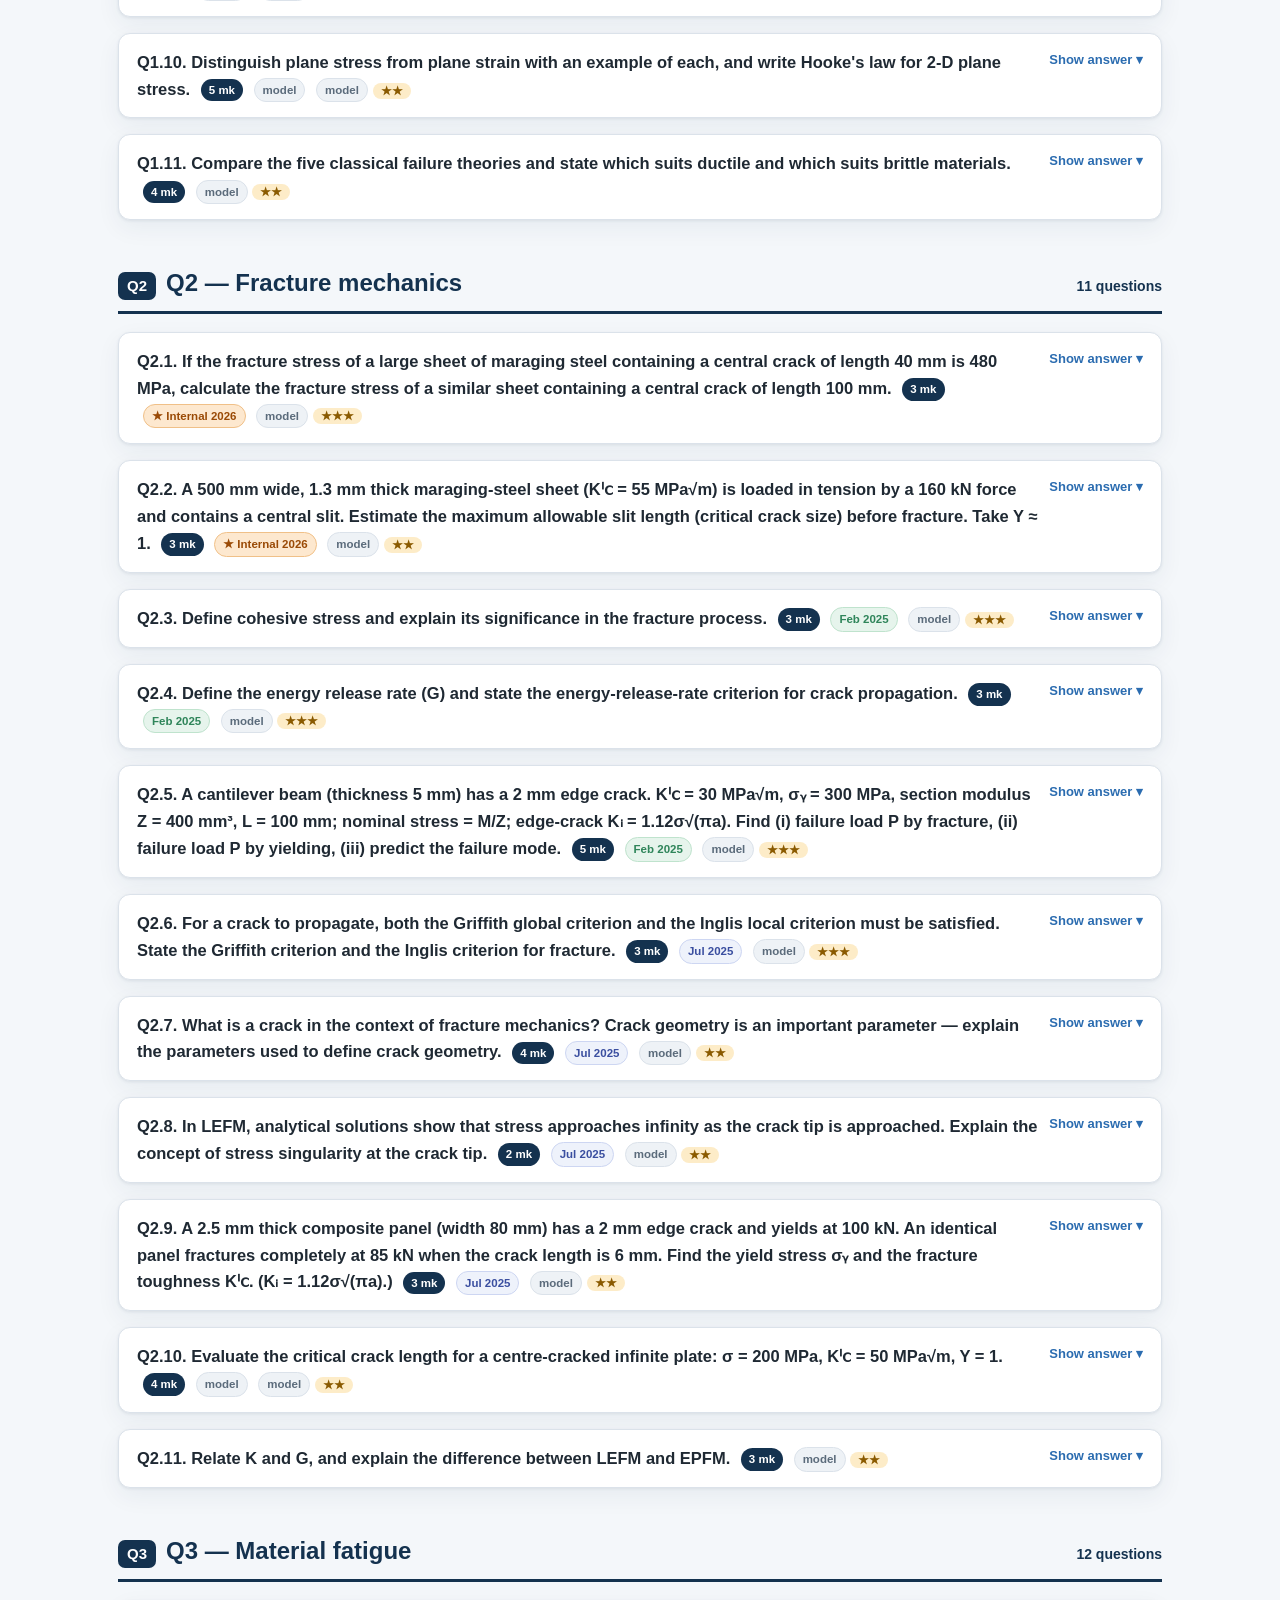
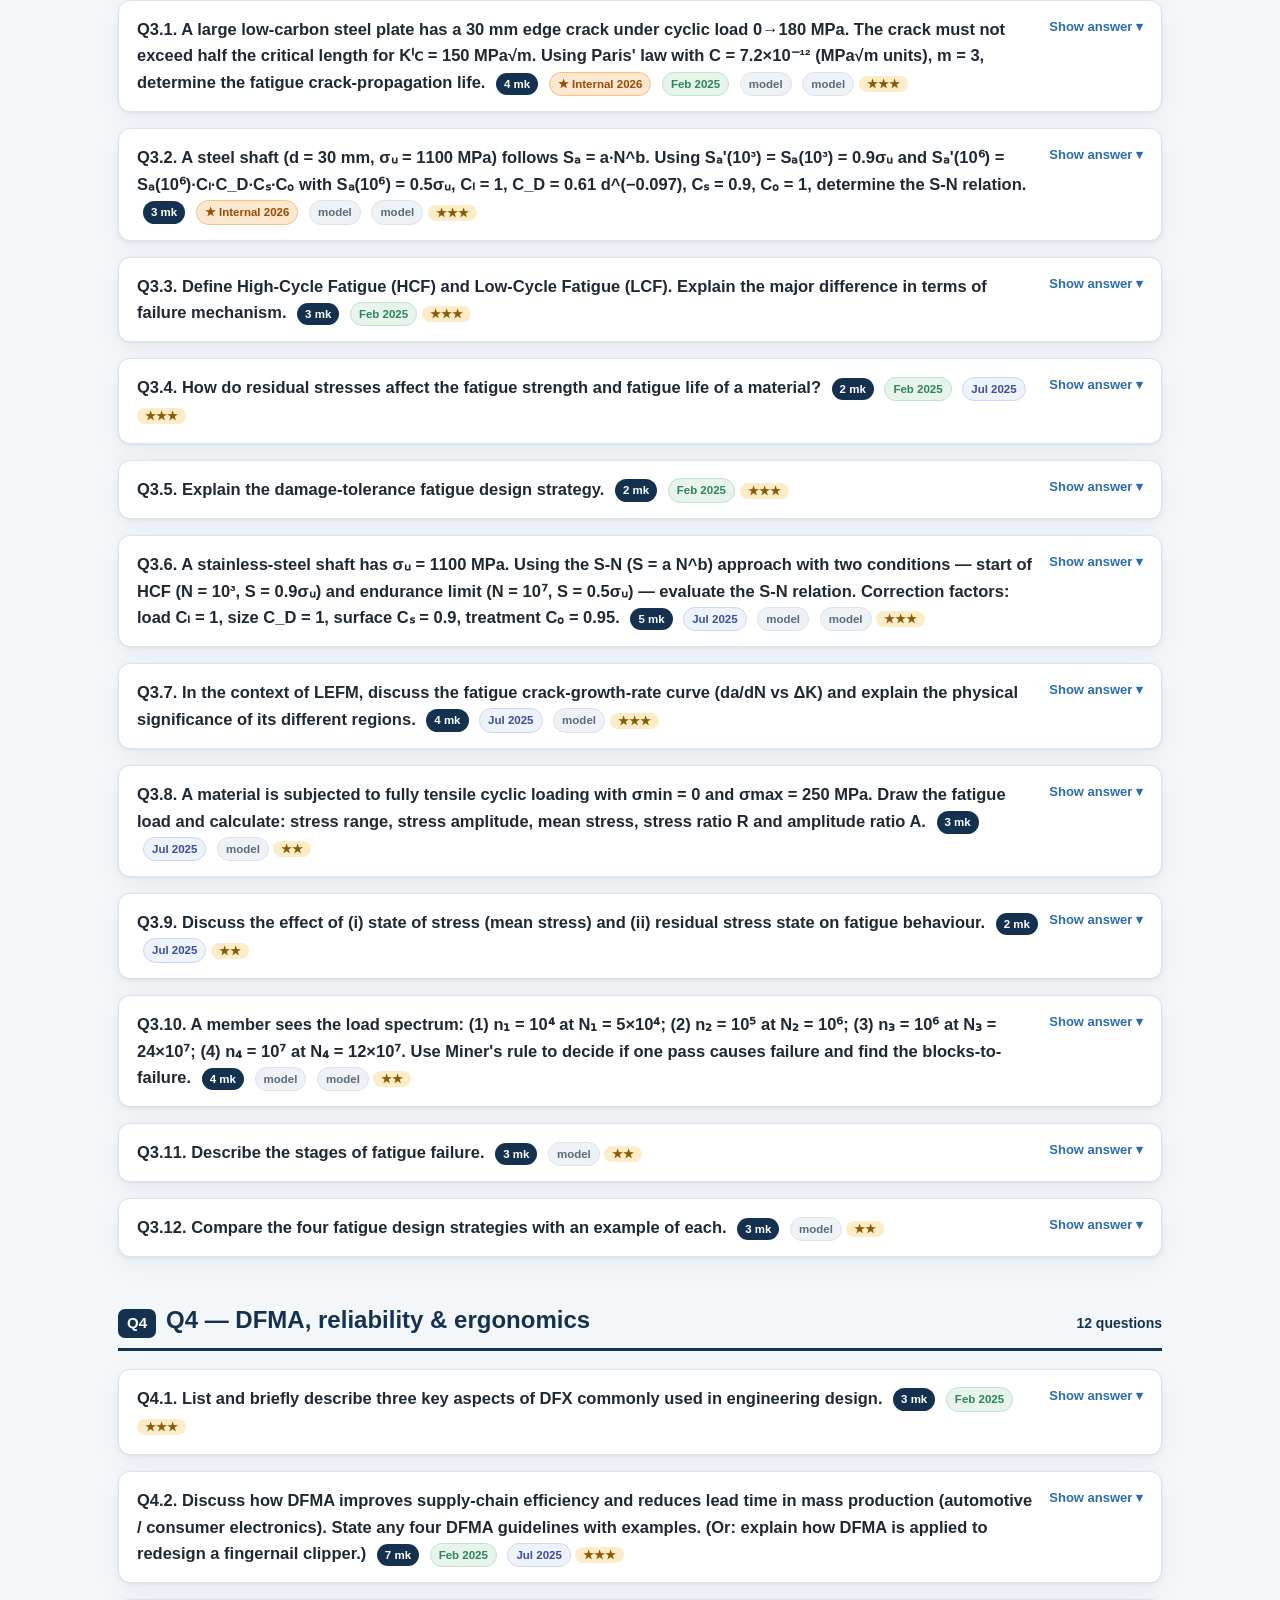
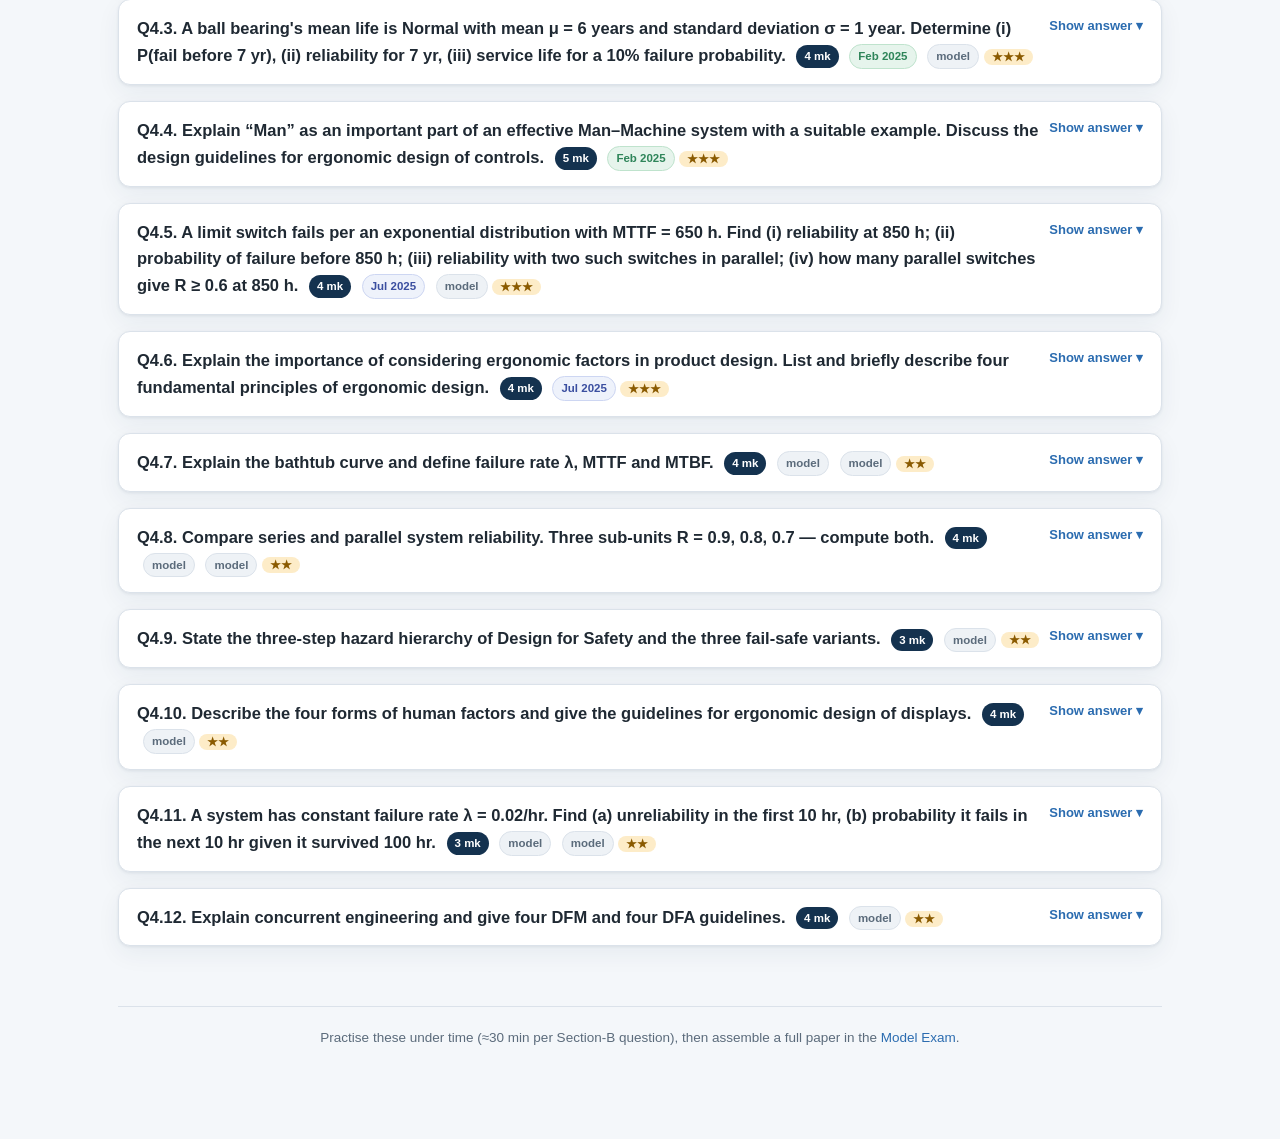
<file: subjective-bank.html>
<!DOCTYPE html>
<html lang="en">
<head>
<meta charset="UTF-8">
<meta name="viewport" content="width=device-width, initial-scale=1.0">
<title>Subjective Bank · MEPP 436</title>
<link rel="stylesheet" href="assets/style.css">
</head>
<body>
<header class="topbar"><div class="inner">
  <span class="brand"><span class="code">MEPP 436</span> Advanced Machine Design</span>
  <nav>
    <a href="index.html">Home</a>
    <a href="study-guide.html">Study Guide</a>
    <a href="objective-bank.html">Objective Bank</a>
    <a href="subjective-bank.html" class="active">Subjective Bank</a>
    <a href="last-minute-guide.html">Last-Minute</a>
    <a href="model-exam.html">Model Exam</a>
  </nav>
</div></header>

<main class="wrap">
  <section class="hero">
    <div class="kicker">Section B · Model answers, derivations &amp; worked numericals</div>
    <h1>Subjective Question Bank</h1>
    <p>Organised by the four Section-B blocks, exactly as the paper is set. Each question shows its marks, its source (past paper / internal / model), and a likelihood rating (★). Click any question to reveal a full model answer or a step-by-step numerical.</p>
  </section>

  <div class="box beyond"><span class="lbl">★ Most-recent paper — First Internal Assessment, 25 May 2026 (FM 10, 1 hour)</span>
    <b>Q1</b> plane stress vs plane strain · <b>Q2</b> fracture stress of a “similar sheet” (Juvinall Ch. 6 + Shukla) · <b>Q3</b> S-N relation with C<sub>L</sub>/C<sub>G</sub>/C<sub>S</sub> factors (Juvinall Ch. 8) · <b>Q4</b> Paris-law crack-propagation life (Shukla Ch. 5). All four are worked below and tagged <span class="chip out" style="background:#fde8cf;border-color:#f0c088;color:#9a4a06">★ Internal 2026</span>. Filter to “Internal 2026” to drill just these.</div>

  <div class="toolbar">
    <span style="font-weight:700;color:var(--navy)">Block:</span>
    <button class="filterbtn on" data-b="ALL">All blocks</button>
    <button class="filterbtn" data-b="B">Q1 · Stress &amp; failure</button>
    <button class="filterbtn" data-b="C">Q2 · Fracture</button>
    <button class="filterbtn" data-b="D">Q3 · Fatigue</button>
    <button class="filterbtn" data-b="MIX">Q4 · DFMA/Reliability/Ergonomics</button>
  </div>
  <div class="toolbar">
    <span style="font-weight:700;color:var(--navy)">Source:</span>
    <button class="filterbtn on" data-s="ALL">All</button>
    <button class="filterbtn" data-s="internal26">★ Internal 2026</button>
    <button class="filterbtn" data-s="feb25">Feb 2025</button>
    <button class="filterbtn" data-s="jul25">July 2025</button>
    <button class="filterbtn" data-s="numerical">Numericals</button>
    <button class="filterbtn" data-s="derivation">Derivations</button>
    <button class="btn sm" id="expandAll" style="margin-left:auto">Expand all</button>
    <button class="btn sm ghost" id="collapseAll">Collapse all</button>
  </div>

  <div id="bank"></div>

  <div class="footer">Practise these under time (≈30 min per Section-B question), then assemble a full paper in the <a href="model-exam.html">Model Exam</a>.</div>
</main>

<button class="back-top" onclick="scrollTo({top:0,behavior:'smooth'})" title="Back to top">↑</button>
<script src="assets/data.js"></script>
<script src="assets/slidefigs.js"></script>
<script src="assets/app.js"></script>
<script>
(function(){
  var bank=document.getElementById('bank');
  var curBlock='ALL', curSrc='ALL';
  var blockName={B:'Q1 — Elasticity, stress analysis &amp; failure theories',
                 C:'Q2 — Fracture mechanics', D:'Q3 — Material fatigue',
                 MIX:'Q4 — DFMA, reliability &amp; ergonomics'};
  function inBlock(p){
    if(curBlock==='ALL') return true;
    if(curBlock==='MIX') return (p.block==='E'||p.block==='F'||p.block==='G');
    return p.block===curBlock;
  }
  function inSrc(p){ return curSrc==='ALL' || (p.tags&&p.tags.indexOf(curSrc)>=0); }
  function draw(){
    bank.innerHTML='';
    var groups = curBlock==='ALL' ? ['B','C','D','MIX'] : [curBlock];
    var any=false;
    groups.forEach(function(g){
      var list=window.PARTS.filter(function(p){
        var gb = g==='MIX' ? (p.block==='E'||p.block==='F'||p.block==='G') : p.block===g;
        return gb && inSrc(p);
      });
      // sort: internal first, then by likelihood desc
      list.sort(function(a,b){
        var ai=(a.tags||[]).indexOf('internal26')>=0?0:1, bi=(b.tags||[]).indexOf('internal26')>=0?0:1;
        if(ai!==bi) return ai-bi; return (b.like||0)-(a.like||0);
      });
      if(!list.length) return;
      any=true;
      var h=document.createElement('h2'); h.className='sec';
      h.innerHTML='<span class="num">'+({B:'Q1',C:'Q2',D:'Q3',MIX:'Q4'}[g])+'</span> '+blockName[g]+
        ' <span class="counter" style="font-size:14px">'+list.length+' questions</span>';
      bank.appendChild(h);
      var holder=document.createElement('div');
      bank.appendChild(holder);
      window.renderSubjective(holder, list.map(function(p,i){p.qlabel=({B:'Q1',C:'Q2',D:'Q3',MIX:'Q4'}[g])+'.'+(i+1);return p;}));
    });
    if(!any){ bank.innerHTML='<div class="card">No questions match this filter.</div>'; }
  }
  document.querySelectorAll('.filterbtn[data-b]').forEach(function(b){
    b.addEventListener('click',function(){
      document.querySelectorAll('.filterbtn[data-b]').forEach(x=>x.classList.remove('on'));
      b.classList.add('on'); curBlock=b.dataset.b; draw();
    });
  });
  document.querySelectorAll('.filterbtn[data-s]').forEach(function(b){
    b.addEventListener('click',function(){
      document.querySelectorAll('.filterbtn[data-s]').forEach(x=>x.classList.remove('on'));
      b.classList.add('on'); curSrc=b.dataset.s; draw();
    });
  });
  document.getElementById('expandAll').addEventListener('click',function(){
    document.querySelectorAll('.subq').forEach(function(s){s.classList.add('open');
      var t=s.querySelector('.toggle'); if(t)t.textContent='Hide answer ▴';});
  });
  document.getElementById('collapseAll').addEventListener('click',function(){
    document.querySelectorAll('.subq').forEach(function(s){s.classList.remove('open');
      var t=s.querySelector('.toggle'); if(t)t.textContent='Show answer ▾';});
  });
  draw();
})();
</script>
</body>
</html>
</file>
<file: assets/style.css>
/* ==========================================================================
   MEPP 436 — Advanced Machine Design · Definitive Interactive Guide
   Shared design system
   ========================================================================== */
:root{
  --navy:#14324f;
  --navy-2:#1b3a5b;
  --heading:#14324f;
  --blue:#2b6cb0;
  --blue-soft:#e7f0f9;
  --green:#2f855a;
  --green-soft:#e6f4ec;
  --orange:#c05621;
  --orange-soft:#fdf1e7;
  --red:#c53030;
  --red-soft:#fce8e8;
  --gold:#b7791f;
  --ink:#1f2933;
  --muted:#5b6b7b;
  --line:#dbe2ea;
  --line-soft:#eef2f6;
  --bg:#f4f7fa;
  --card:#ffffff;
  --code-bg:#f3f6f9;
  --shadow:0 1px 3px rgba(20,50,79,.08), 0 8px 24px rgba(20,50,79,.06);
  --radius:14px;
  --maxw:1080px;
  --mono:"SFMono-Regular",Consolas,"Liberation Mono",Menlo,monospace;
  --math:"Cascadia Mono","JetBrains Mono","DejaVu Sans Mono","SFMono-Regular",Consolas,"Liberation Mono",Menlo,monospace;
  --sans:-apple-system,BlinkMacSystemFont,"Segoe UI",Roboto,Helvetica,Arial,sans-serif;
}
*{box-sizing:border-box}
html{scroll-behavior:smooth;-webkit-text-size-adjust:100%}
body{
  margin:0;font-family:var(--sans);color:var(--ink);background:var(--bg);
  line-height:1.62;font-size:16.5px;
}
img{max-width:100%}
a{color:var(--blue);text-decoration:none}
a:hover{text-decoration:underline}

/* ---------- Top navigation ---------- */
.topbar{
  position:sticky;top:0;z-index:50;background:rgba(20,50,79,.97);
  backdrop-filter:saturate(1.4) blur(6px);color:#fff;border-bottom:1px solid #0d2438;
}
.topbar .inner{max-width:var(--maxw);margin:0 auto;display:flex;align-items:center;
  gap:6px;flex-wrap:wrap;padding:9px 18px}
.brand{font-weight:700;letter-spacing:.2px;margin-right:auto;display:flex;align-items:center;gap:9px;font-size:15px}
.brand .code{background:#fff;color:var(--navy);border-radius:6px;padding:2px 7px;font-size:12.5px;font-weight:800}
.topbar nav{display:flex;gap:3px;flex-wrap:wrap}
.topbar nav a{
  color:#cfe0f0;padding:6px 11px;border-radius:8px;font-size:13.7px;font-weight:600;
}
.topbar nav a:hover{background:rgba(255,255,255,.12);color:#fff;text-decoration:none}
.topbar nav a.active{background:#fff;color:var(--navy)}

/* ---------- Layout ---------- */
.wrap{max-width:var(--maxw);margin:0 auto;padding:26px 18px 90px}
.narrow{max-width:900px}
section{scroll-margin-top:70px}

/* ---------- Hero ---------- */
.hero{
  background:linear-gradient(135deg,var(--navy),#265b86);color:#fff;border-radius:var(--radius);
  padding:34px 30px;box-shadow:var(--shadow);position:relative;overflow:hidden
}
.hero::after{content:"";position:absolute;right:-60px;top:-60px;width:240px;height:240px;
  background:radial-gradient(circle,rgba(255,255,255,.12),transparent 70%)}
.hero .kicker{text-transform:uppercase;letter-spacing:2px;font-size:12px;opacity:.85;font-weight:700}
.hero h1{margin:.25em 0 .15em;font-size:clamp(26px,4vw,40px);line-height:1.1}
.hero p{margin:.3em 0;opacity:.94;max-width:60ch}
.hero .meta{margin-top:14px;display:flex;gap:8px;flex-wrap:wrap}
.hero .meta span{background:rgba(255,255,255,.14);border:1px solid rgba(255,255,255,.22);
  padding:4px 11px;border-radius:999px;font-size:12.5px;font-weight:600}

/* ---------- Cards & grid ---------- */
.grid{display:grid;gap:16px}
.grid.cols-2{grid-template-columns:repeat(auto-fit,minmax(300px,1fr))}
.grid.cols-3{grid-template-columns:repeat(auto-fit,minmax(240px,1fr))}
.card{background:var(--card);border:1px solid var(--line);border-radius:var(--radius);
  padding:20px 22px;box-shadow:var(--shadow)}
.navcard{display:block;color:inherit;transition:transform .12s ease,box-shadow .12s ease}
.navcard:hover{transform:translateY(-3px);box-shadow:0 6px 16px rgba(20,50,79,.14);text-decoration:none}
.navcard .ic{font-size:26px}
.navcard h3{margin:.4em 0 .3em;color:var(--heading)}
.navcard p{margin:0;color:var(--muted);font-size:14.5px}

/* ---------- Headings ---------- */
h2.sec{font-size:24px;color:var(--navy);border-bottom:3px solid var(--navy);
  padding-bottom:8px;margin:44px 0 18px;display:flex;align-items:baseline;gap:10px}
h2.sec .num{font-size:15px;color:#fff;background:var(--navy);border-radius:7px;padding:2px 9px;font-weight:800}
h3.sub{font-size:18.5px;color:var(--blue);margin:26px 0 10px}
h4{font-size:15.5px;color:var(--heading);margin:18px 0 6px}
.lead{font-size:17px;color:var(--muted)}

/* ---------- Callout boxes ---------- */
.box{border-radius:12px;padding:14px 17px;margin:16px 0;border:1px solid;font-size:15px}
.box .lbl{font-weight:800;text-transform:uppercase;letter-spacing:.6px;font-size:11.5px;display:block;margin-bottom:5px}
.box.def{background:#f7f9fb;border-color:var(--line);border-left:4px solid var(--navy)}
.box.tip{background:var(--green-soft);border-color:#bfe3cd;border-left:4px solid var(--green)}
.box.tip .lbl{color:var(--green)}
.box.beyond{background:var(--orange-soft);border-color:#f3d5bd;border-left:4px solid var(--orange)}
.box.beyond .lbl{color:var(--orange)}
.box.ref{background:#f2f0fb;border-color:#dcd6f2;border-left:4px solid #6b46c1}
.box.ref .lbl{color:#6b46c1}
.box.warn{background:var(--red-soft);border-color:#f2c7c7;border-left:4px solid var(--red)}
.box.warn .lbl{color:var(--red)}
.box.example{background:#eef6fb;border-color:#c9e0f0;border-left:4px solid var(--blue)}
.box.example .lbl{color:var(--blue)}

/* ---------- Formula ---------- */
.eq{font-family:var(--math);background:var(--code-bg);border:1px solid var(--line);
  border-left:4px solid var(--blue);border-radius:8px;padding:13px 18px;margin:14px 0;
  overflow-x:auto;font-size:15.5px;line-height:2.0;letter-spacing:.15px;
  white-space:pre;tab-size:4;-moz-tab-size:4;color:#1b2b3a}
.eq::-webkit-scrollbar{height:8px}
.eq::-webkit-scrollbar-thumb{background:#c7d3de;border-radius:8px}
/* MathJax-typeset equation block (study guide) */
.eqm{background:var(--code-bg);border:1px solid var(--line);border-left:4px solid var(--blue);
  border-radius:8px;padding:4px 18px;margin:14px 0;overflow-x:auto;overflow-y:hidden}
.eqm mjx-container{margin:10px 0 !important}
.eqm mjx-container[display="true"]{text-align:center}
code.k{font-family:var(--math);background:var(--code-bg);padding:1px 6px;border-radius:5px;font-size:.95em}
var{font-style:italic;font-family:Georgia,serif}
sub,sup{font-size:.72em}

/* ---------- Tables ---------- */
.tbl-wrap{overflow-x:auto;margin:14px 0}
table{border-collapse:collapse;width:100%;font-size:14.5px;background:var(--card)}
table th{background:var(--navy);color:#fff;text-align:left;padding:9px 12px;font-weight:600;font-size:13.6px}
table td{padding:9px 12px;border-bottom:1px solid var(--line);vertical-align:top}
table tr:nth-child(even) td{background:#f7fafc}
table.compact td,table.compact th{padding:6px 10px;font-size:13.5px}

/* ---------- Priority stars ---------- */
.pri{font-size:12px;font-weight:700;padding:2px 8px;border-radius:999px;white-space:nowrap}
.pri.p3{background:#fdecc8;color:#8a5a00}
.pri.p2{background:#e2ecf7;color:#2c5282}
.pri.p1{background:#eef2f6;color:#5b6b7b}
.star{color:var(--gold)}

/* ---------- Chips / tags ---------- */
.chip{display:inline-block;font-size:11.5px;font-weight:700;padding:2px 8px;border-radius:999px;
  vertical-align:middle;margin-left:6px}
.chip.y25{background:#e6f4ec;color:var(--green);border:1px solid #bfe3cd}
.chip.jul{background:#eef2fb;color:#3b4fa0;border:1px solid #cdd6f2}
.chip.model{background:#eef2f6;color:#5b6b7b;border:1px solid var(--line)}
.chip.out{background:var(--orange-soft);color:var(--orange);border:1px solid #f3d5bd}
.chip.marks{background:var(--navy);color:#fff}

/* ---------- Contents / TOC ---------- */
.toc{columns:2;column-gap:34px}
.toc a{display:block;padding:3px 0;font-size:14.6px}
@media(max-width:640px){.toc{columns:1}}

/* ---------- Interactive MCQ ---------- */
.qcard{background:var(--card);border:1px solid var(--line);border-radius:12px;padding:18px 20px;
  margin:16px 0;box-shadow:var(--shadow)}
.qcard .qhead{display:flex;gap:10px;align-items:baseline;margin-bottom:4px}
.qcard .qnum{font-weight:800;color:var(--blue);font-size:14px}
.qcard .qtext{font-weight:600;font-size:16px;margin:2px 0 12px}
.opt{display:block;width:100%;text-align:left;border:1.5px solid var(--line);background:#fff;
  border-radius:9px;padding:10px 14px;margin:7px 0;cursor:pointer;font-size:15px;font-family:inherit;
  color:var(--ink);transition:background .12s,border-color .12s;line-height:1.45}
.opt:hover{border-color:var(--blue);background:var(--blue-soft)}
.opt .ol{font-weight:800;color:var(--muted);margin-right:9px}
.opt.correct{border-color:var(--green);background:var(--green-soft)}
.opt.correct .ol{color:var(--green)}
.opt.wrong{border-color:var(--red);background:var(--red-soft)}
.opt.wrong .ol{color:var(--red)}
.opt.disabled{cursor:default}
.opt.disabled:hover{background:#fff}
.opt.correct.disabled:hover{background:var(--green-soft)}
.opt.wrong.disabled:hover{background:var(--red-soft)}
.feedback{margin-top:10px;padding:11px 14px;border-radius:9px;font-size:14.4px;display:none}
.feedback.show{display:block}
.feedback.ok{background:var(--green-soft);border:1px solid #bfe3cd}
.feedback.no{background:var(--red-soft);border:1px solid #f2c7c7}
.feedback .verdict{font-weight:800}
.feedback .reason{margin-top:6px;color:var(--ink)}
.feedback .reason b{color:var(--navy)}

/* ---------- Controls / toolbar ---------- */
.toolbar{display:flex;gap:10px;flex-wrap:wrap;align-items:center;margin:18px 0;
  background:var(--card);border:1px solid var(--line);border-radius:12px;padding:12px 16px;box-shadow:var(--shadow)}
.btn{font-family:inherit;font-size:14px;font-weight:700;border-radius:9px;padding:9px 16px;cursor:pointer;
  border:1.5px solid var(--navy);background:var(--navy);color:#fff;transition:filter .12s,transform .05s}
.btn:hover{filter:brightness(1.08)}
.btn:active{transform:translateY(1px)}
.btn.ghost{background:#fff;color:var(--navy)}
.btn.ghost:hover{background:var(--blue-soft)}
.btn.sm{padding:6px 12px;font-size:13px}
select,input[type=text]{font-family:inherit;font-size:14px;padding:8px 11px;border:1.5px solid var(--line);
  border-radius:9px;background:#fff;color:var(--ink)}
.filterbtn{border:1.5px solid var(--line);background:#fff;color:var(--muted);border-radius:999px;
  padding:6px 13px;font-size:13px;font-weight:600;cursor:pointer;font-family:inherit}
.filterbtn.on{background:var(--navy);color:#fff;border-color:var(--navy)}
.counter{margin-left:auto;font-size:14px;font-weight:700;color:var(--navy)}
.scorebar{font-size:14px;color:var(--muted)}
.scorebar b{color:var(--green)}

/* ---------- Subjective answer reveal ---------- */
.subq{background:var(--card);border:1px solid var(--line);border-radius:12px;margin:16px 0;box-shadow:var(--shadow);overflow:hidden}
.subq .qbar{padding:15px 18px;display:flex;gap:10px;align-items:flex-start;cursor:pointer}
.subq .qbar:hover{background:#f7fafc}
.subq .qbar .qm{font-weight:600;flex:1}
.subq .ans{padding:0 18px;max-height:0;overflow:hidden;transition:max-height .3s ease;border-top:0 solid var(--line)}
.subq.open .ans{max-height:6000px;padding:4px 18px 18px;border-top:1px solid var(--line-soft)}
.subq .ans h5{color:var(--green);margin:14px 0 6px;font-size:13.5px;text-transform:uppercase;letter-spacing:.5px}
.subq .toggle{color:var(--blue);font-size:13px;font-weight:700;white-space:nowrap;user-select:none}
.likelihood{font-size:11.5px;font-weight:700;padding:2px 8px;border-radius:999px;background:#fdecc8;color:#8a5a00;white-space:nowrap}

/* ---------- SVG figures ---------- */
figure{margin:18px 0;text-align:center}
figure svg{max-width:100%;height:auto;background:#fff;border:1px solid var(--line);border-radius:10px;padding:8px}
figcaption{font-size:13px;color:var(--muted);margin-top:7px;font-style:italic}

/* ---------- Exam paper look ---------- */
.paper{background:#fff;border:1px solid var(--line);border-radius:12px;padding:30px 34px;box-shadow:var(--shadow);
  max-width:840px;margin:20px auto;font-size:15px}
.paper .ku-head{text-align:center;border-bottom:2px solid var(--ink);padding-bottom:12px;margin-bottom:6px}
.paper .ku-head h3{margin:2px 0;letter-spacing:.5px}
.paper .ku-row{display:flex;justify-content:space-between;font-size:13.5px;flex-wrap:wrap;gap:6px;margin:10px 0}
.paper .sec-title{text-align:center;font-weight:800;text-decoration:underline;margin:16px 0 4px;letter-spacing:1px}
.paper ol{padding-left:22px}
.paper .qrow{margin:12px 0}
.paper .mk{float:right;color:var(--muted);font-weight:700}
.paper .part{margin:5px 0 5px 6px}
.paper .mcq{margin:12px 0}
.paper .mcq .opts{display:grid;grid-template-columns:1fr 1fr;gap:2px 18px;margin-top:4px;font-size:14px}
@media(max-width:560px){.paper .mcq .opts{grid-template-columns:1fr}}
.paper .box-mark{font-family:var(--mono)}
.reveal-ans{background:#f0f7f2;border:1px dashed #9ecfb2;border-radius:7px;padding:6px 10px;margin-top:6px;font-size:13.6px;color:#22543d;display:none}
.reveal-ans.show{display:block}
.paper.answers .reveal-ans{display:block}

/* ---------- Misc ---------- */
.hr{border:0;border-top:1px solid var(--line);margin:34px 0}
.small{font-size:13px;color:var(--muted)}
ul.tight li{margin:3px 0}
.pill-row{display:flex;gap:8px;flex-wrap:wrap;margin:10px 0}
.back-top{position:fixed;right:18px;bottom:18px;background:var(--navy);color:#fff;border:none;
  width:44px;height:44px;border-radius:50%;cursor:pointer;font-size:18px;box-shadow:var(--shadow);opacity:.85}
.back-top:hover{opacity:1}
.footer{margin-top:60px;padding-top:20px;border-top:1px solid var(--line);color:var(--muted);font-size:13.5px;text-align:center}

/* ---------- Study-guide: sidebar + collapsible topics ---------- */
.sg-toolbar{position:sticky;top:50px;z-index:20;background:var(--bg);padding:10px 0;margin:6px 0;
  display:flex;gap:10px;flex-wrap:wrap;align-items:center;border-bottom:1px solid var(--line-soft)}
.sg-toolbar input[type=text]{flex:1;min-width:170px}
.sg-layout{display:flex;gap:22px;align-items:flex-start}
.sg-side{position:sticky;top:112px;flex:0 0 240px;max-height:calc(100vh - 130px);overflow:auto;
  background:var(--card);border:1px solid var(--line);border-radius:12px;padding:10px;font-size:13.6px;box-shadow:var(--shadow)}
.sg-side a{display:block;padding:6px 10px;border-radius:8px;color:var(--muted);line-height:1.32}
.sg-side a:hover{background:var(--blue-soft);color:var(--heading);text-decoration:none}
.sg-side a.on{background:var(--navy);color:#fff}
.sg-side a.hide{display:none}
.sg-main{flex:1;min-width:0}
.topic{border:1px solid var(--line);border-radius:12px;margin:12px 0;overflow:hidden;background:var(--card);box-shadow:var(--shadow)}
.topic-head{cursor:pointer;padding:14px 18px;display:flex;align-items:center;gap:12px;font-size:19px;
  font-weight:700;color:var(--heading);user-select:none;scroll-margin-top:104px}
.topic-head:hover{background:var(--blue-soft)}
.topic-head .tnum{font-size:13.5px;color:#fff;background:var(--navy);border-radius:7px;padding:2px 9px;font-weight:800;flex:0 0 auto}
.topic-head .chev{margin-left:auto;color:var(--muted);transition:transform .2s;font-size:14px}
.topic.open .topic-head{border-bottom:1px solid var(--line-soft)}
.topic.open .chev{transform:rotate(90deg)}
.topic-body{display:none;padding:4px 20px 16px}
.topic.open .topic-body{display:block}
.topic.nomatch{display:none}
.topic-body h3.sub:first-child{margin-top:14px}
@media(max-width:860px){.sg-side{display:none}.sg-layout{display:block}}

/* ---------- Dark theme ---------- */
:root[data-theme="dark"]{
  --ink:#e7eef4;--muted:#9db0c1;--bg:#0e1621;--card:#18232f;--line:#2c3b49;--line-soft:#233140;
  --code-bg:#101c27;--heading:#83b6e8;--blue:#83b6e8;--blue-soft:#17293a;
  --green-soft:#12291d;--orange-soft:#2a1d11;--red-soft:#2a1616;--shadow:0 2px 6px rgba(0,0,0,.5);
}
:root[data-theme="dark"] table tr:nth-child(even) td{background:#1e2b38}
:root[data-theme="dark"] .box.def{background:#141f2a}
:root[data-theme="dark"] .box.example{background:#122130}
:root[data-theme="dark"] .box.ref{background:#1c1830}
:root[data-theme="dark"] .opt{background:#141f2a;color:var(--ink)}
:root[data-theme="dark"] .opt.correct{background:#12291d}
:root[data-theme="dark"] .opt.wrong{background:#2a1616}
:root[data-theme="dark"] .reveal-ans{background:#12251a;color:#bfe3cd;border-color:#2f6b47}
:root[data-theme="dark"] .paper{background:#141f2a;color:var(--ink)}
:root[data-theme="dark"] .paper .ku-head{border-color:var(--muted)}
:root[data-theme="dark"] figure img,:root[data-theme="dark"] .reveal-ans img{background:#fff}
:root[data-theme="dark"] select,:root[data-theme="dark"] input[type=text]{background:#141f2a;color:var(--ink)}
:root[data-theme="dark"] .filterbtn{background:#141f2a;color:var(--muted)}

/* ---------- Print ---------- */
@media print{
  .sg-side,.sg-toolbar{display:none!important}
  .topic-body{display:block!important}
  .sg-layout{display:block}
  .topbar,.toolbar,.back-top,.btn,.filterbtn{display:none!important}
  body{background:#fff;font-size:12pt}
  .card,.qcard,.subq,.paper{box-shadow:none;break-inside:avoid}
  .subq .ans{max-height:none!important;padding:4px 18px 18px!important}
  .reveal-ans{display:block!important}
  a{color:inherit;text-decoration:none}
}
</file>
